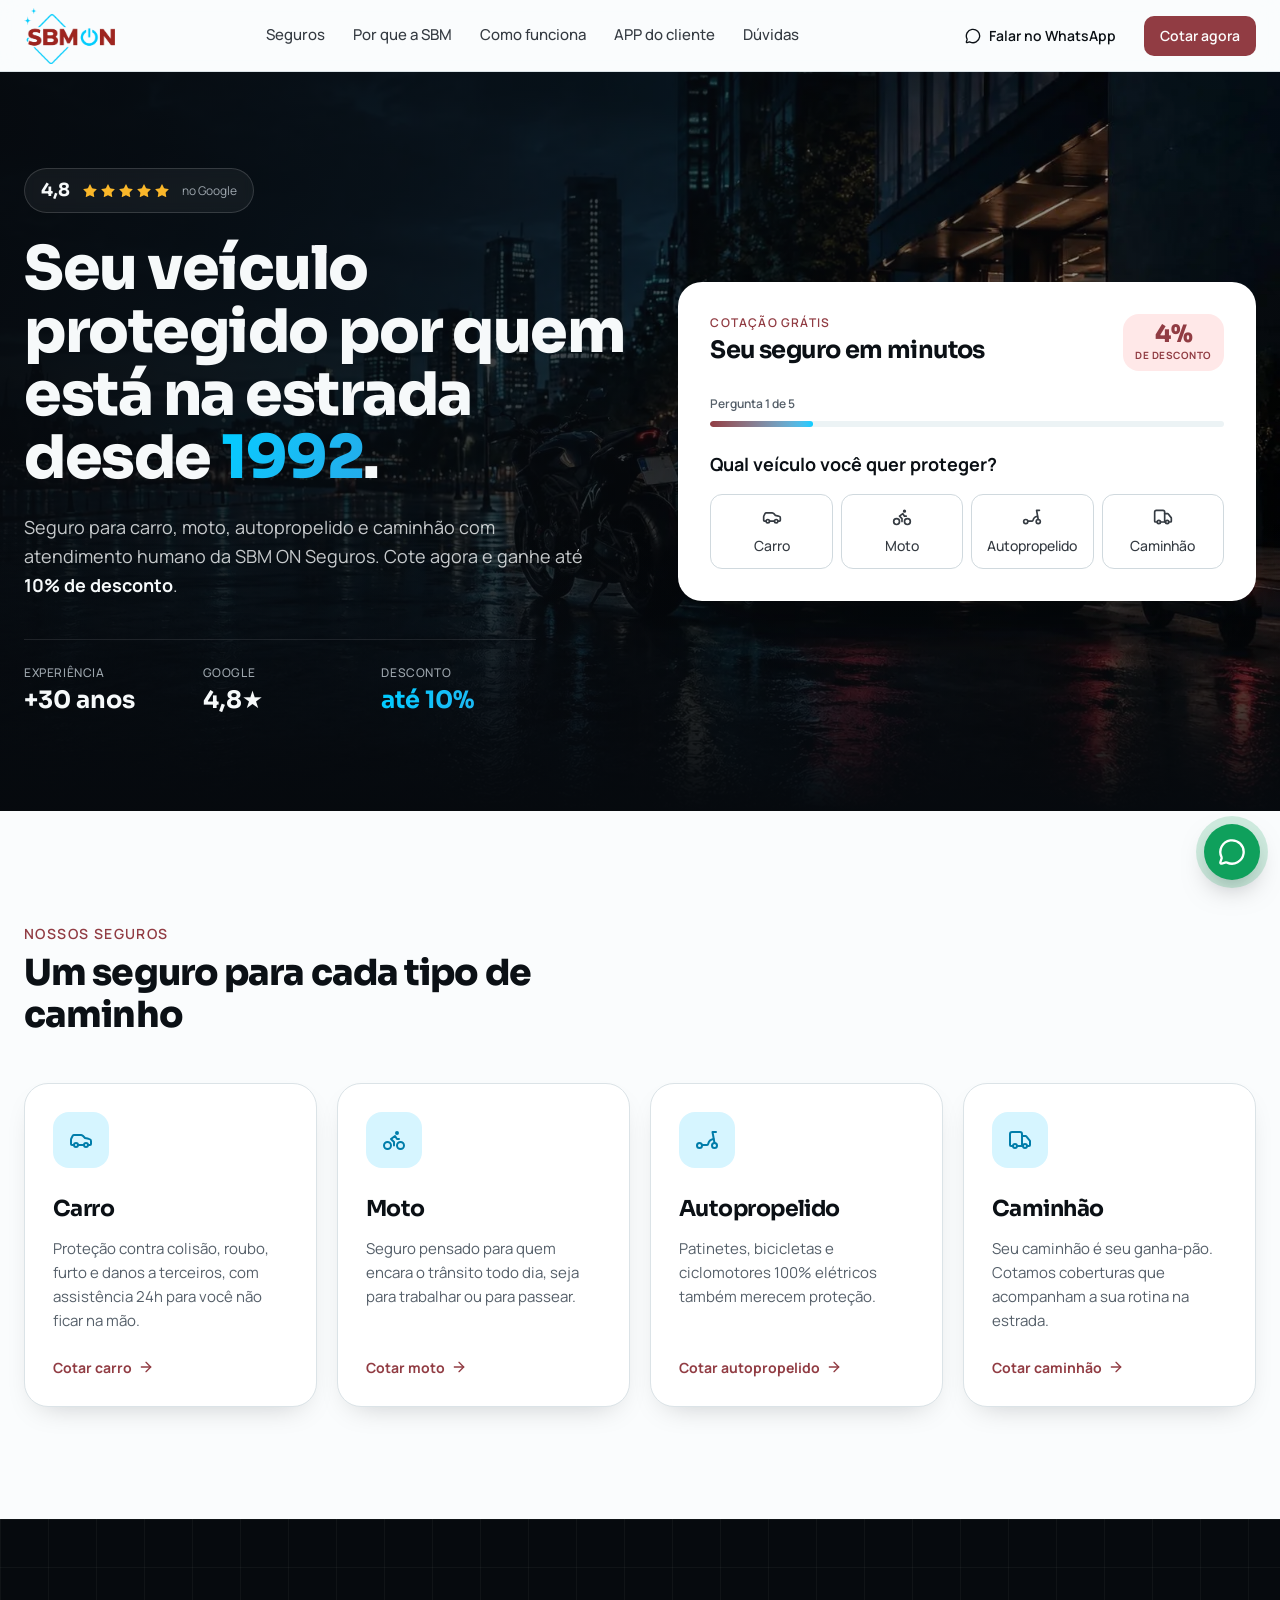
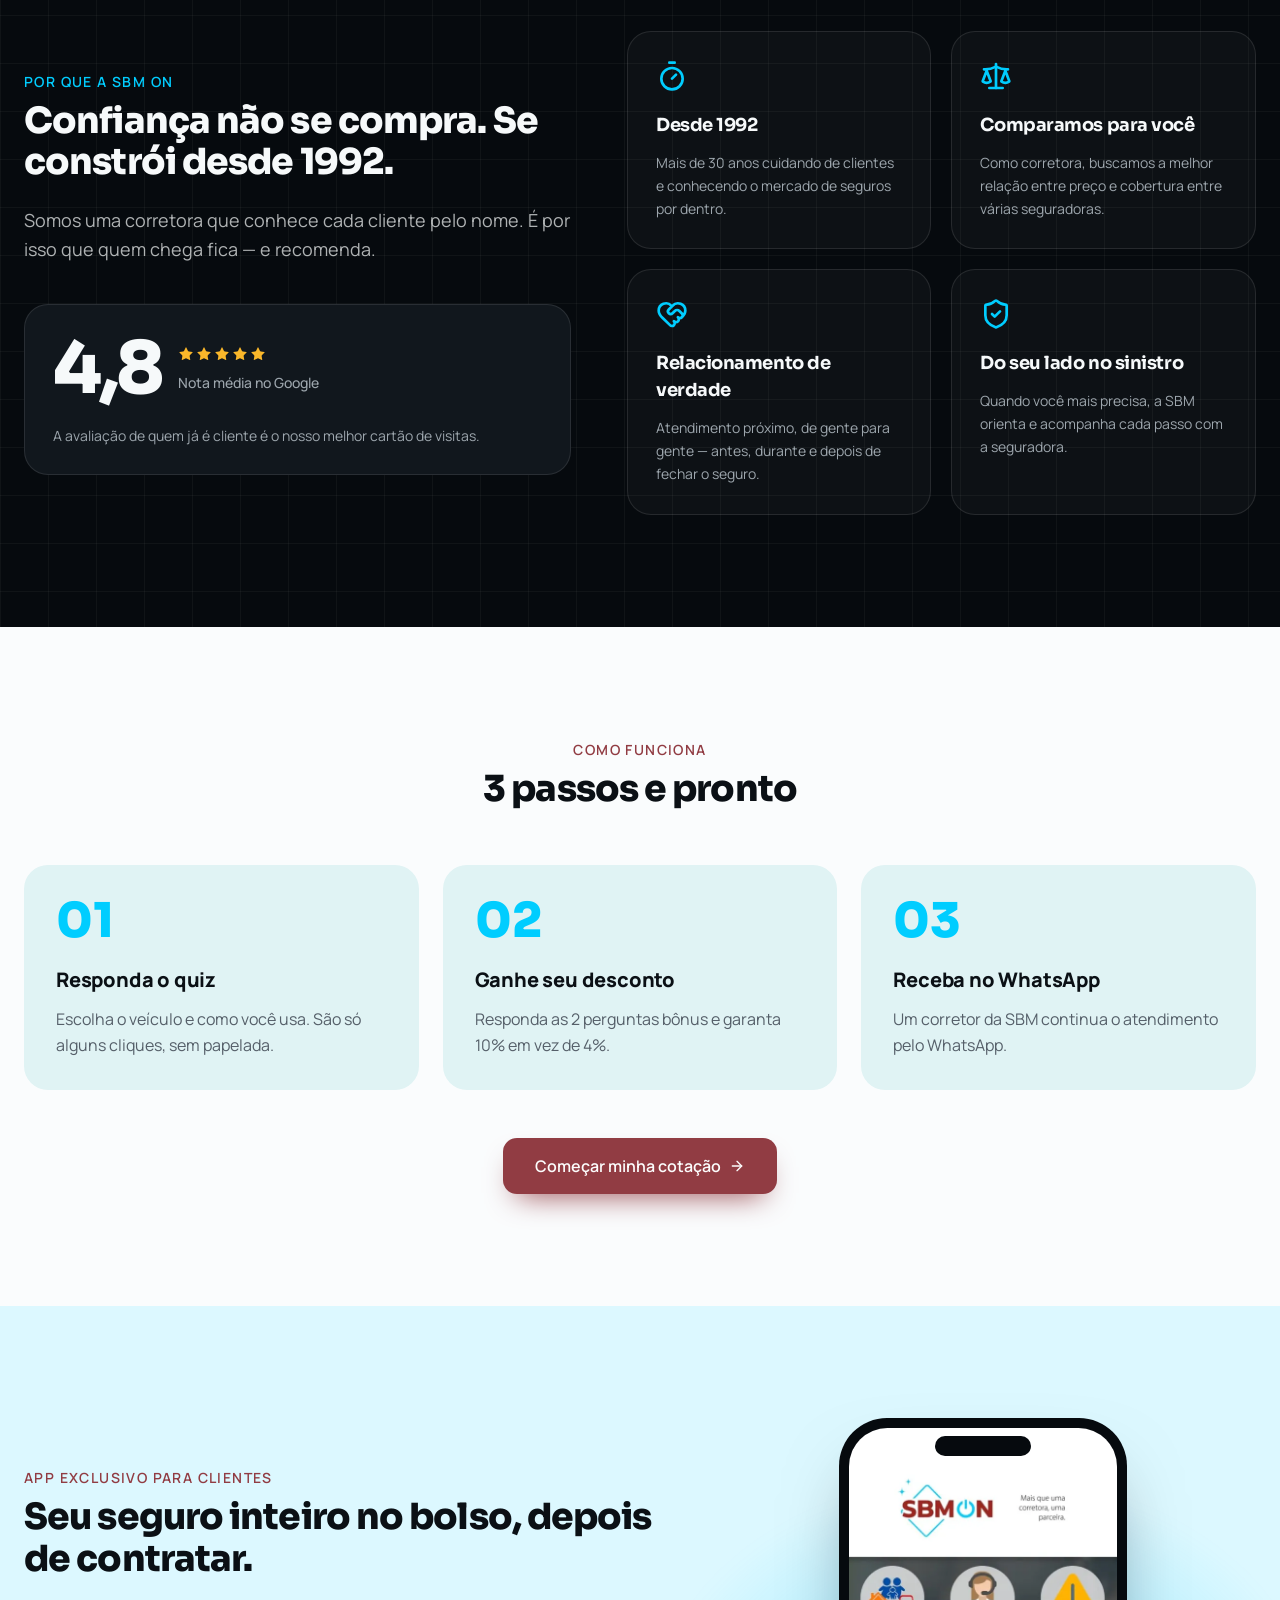
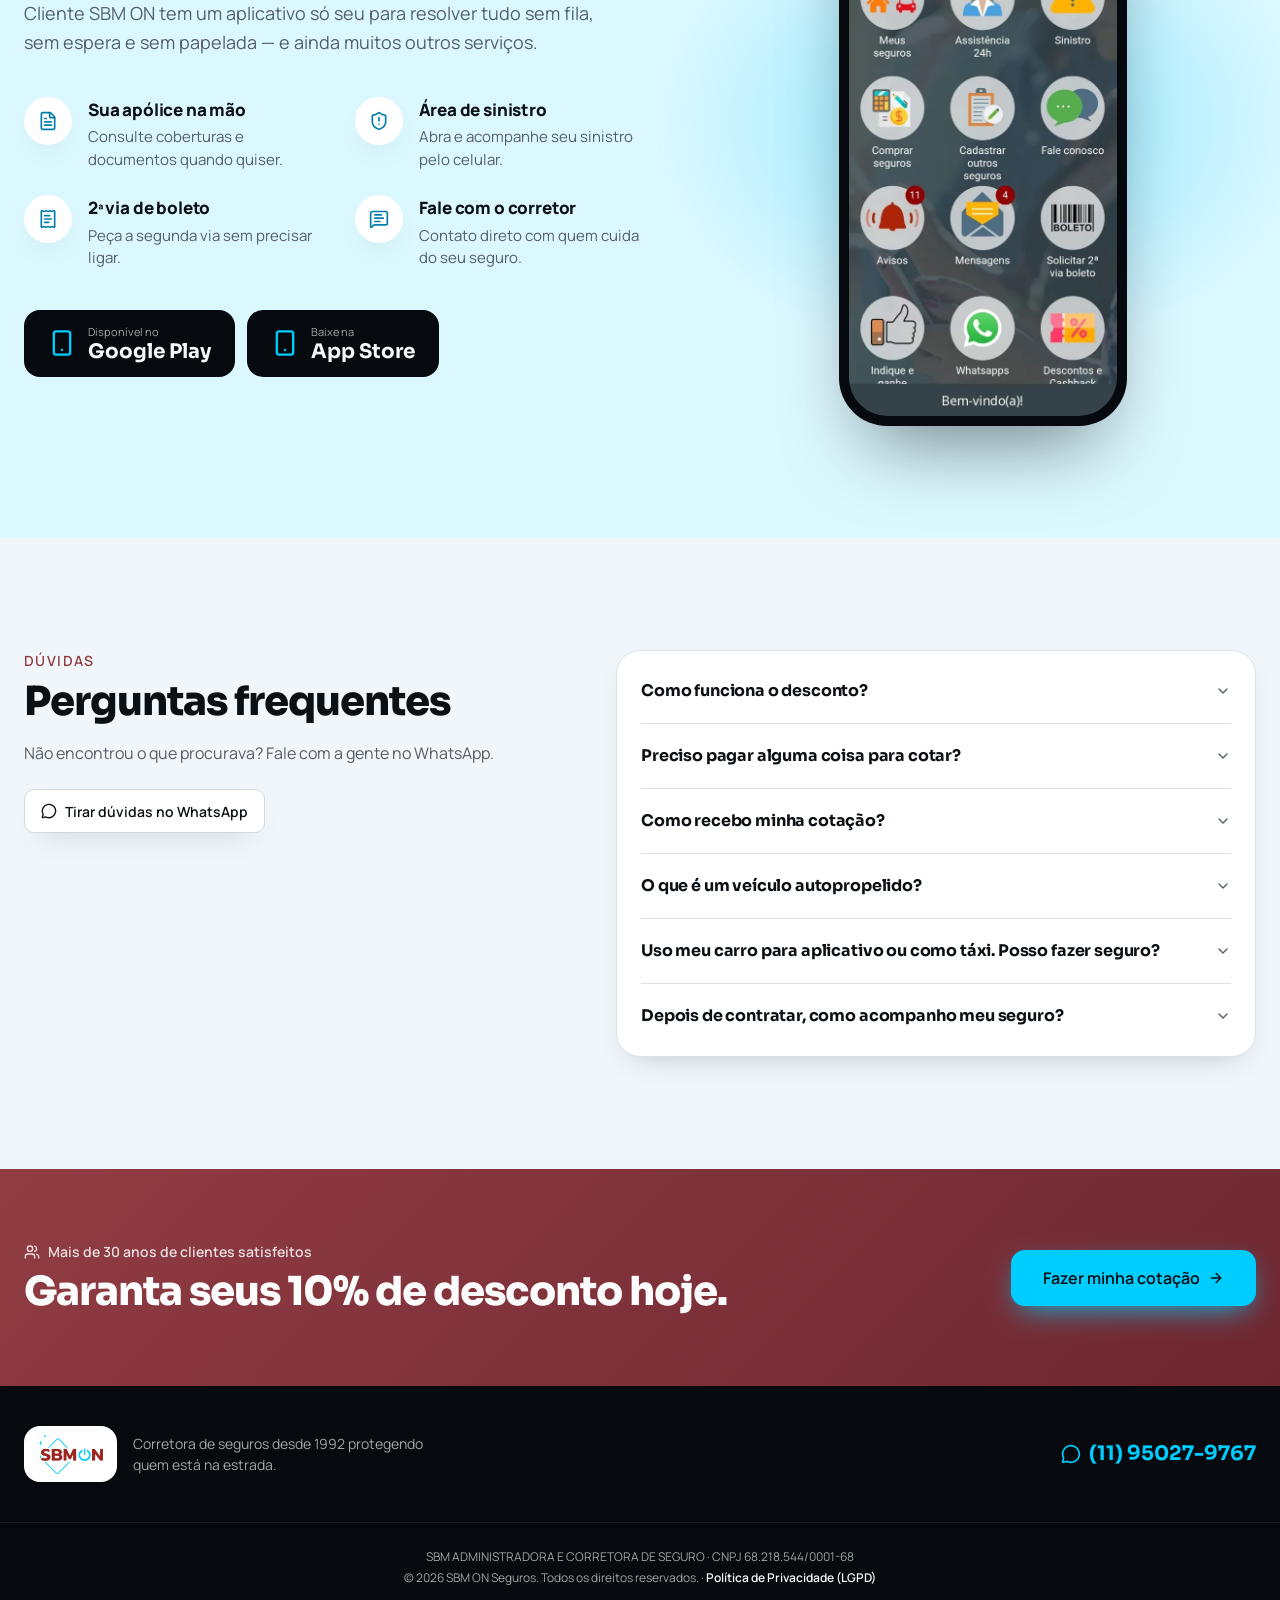
<file: index.html>
<!DOCTYPE html>
<html lang="pt-BR">
<head>
<meta charset="utf-8">
<meta name="viewport" content="width=device-width, initial-scale=1">
<title>SBM ON Seguros — Seguro para carro, moto, autopropelido e caminhão</title>
<meta name="description" content="Corretora no mercado desde 1992, com nota 4,8 no Google. Responda 4 perguntas rápidas, faça sua cotação de seguro em minutos e ganhe até 10% de desconto.">
<meta name="author" content="SBM ON Seguros">
<meta name="theme-color" content="#0b0f14">
<meta property="og:title" content="SBM ON Seguros — Seguro para carro, moto, autopropelido e caminhão">
<meta property="og:description" content="Corretora no mercado desde 1992, com nota 4,8 no Google. Cote em minutos e ganhe até 10% de desconto.">
<meta property="og:type" content="website">
<meta property="og:image" content="/assets/img/og.jpg">
<meta name="twitter:card" content="summary_large_image">
<link rel="icon" href="/favicon.png" type="image/png">
<link rel="preconnect" href="https://fonts.googleapis.com">
<link rel="preconnect" href="https://fonts.gstatic.com" crossorigin>
<link rel="stylesheet" href="https://fonts.googleapis.com/css2?family=Manrope:wght@400;500;600;700;800&family=Sora:wght@600;700;800&display=swap">
<link rel="preload" as="image" href="/assets/img/hero.webp" type="image/webp">
<link rel="stylesheet" href="/assets/styles.css">

<!-- Cadê o Lead: o lead é criado quando a pessoa marca "Li e concordo" no fim do quiz (ver assets/quiz.js) -->
<script src="https://cadeolead.com.br/tracker.js" data-key="pk_94406836b33f43488b00f37a39bd846c" data-consent="banner" async></script>
<!-- Fim Cadê o Lead -->

</head>
<body>

<svg width="0" height="0" style="position:absolute" aria-hidden="true">
  <symbol id="i-msg" viewBox="0 0 24 24"><path d="M2.992 16.342a2 2 0 0 1 .094 1.167l-1.065 3.29a1 1 0 0 0 1.236 1.168l3.413-.998a2 2 0 0 1 1.099.092 10 10 0 1 0-4.777-4.719"/></symbol>
  <symbol id="i-star" viewBox="0 0 24 24"><path d="M11.525 2.295a.53.53 0 0 1 .95 0l2.31 4.679a2.123 2.123 0 0 0 1.595 1.16l5.166.756a.53.53 0 0 1 .294.904l-3.736 3.638a2.123 2.123 0 0 0-.611 1.878l.882 5.14a.53.53 0 0 1-.771.56l-4.618-2.428a2.122 2.122 0 0 0-1.973 0L6.396 21.01a.53.53 0 0 1-.77-.56l.881-5.139a2.122 2.122 0 0 0-.611-1.879L2.16 9.795a.53.53 0 0 1 .294-.906l5.165-.755a2.122 2.122 0 0 0 1.597-1.16z"/></symbol>
  <symbol id="i-car" viewBox="0 0 24 24"><path d="M19 17h2c.6 0 1-.4 1-1v-3c0-.9-.7-1.7-1.5-1.9C18.7 10.6 16 10 16 10s-1.3-1.4-2.2-2.3c-.5-.4-1.1-.7-1.8-.7H5c-.6 0-1.1.4-1.4.9l-1.4 2.9A3.7 3.7 0 0 0 2 12v4c0 .6.4 1 1 1h2"/><circle cx="7" cy="17" r="2"/><path d="M9 17h6"/><circle cx="17" cy="17" r="2"/></symbol>
  <symbol id="i-bike" viewBox="0 0 24 24"><circle cx="18.5" cy="17.5" r="3.5"/><circle cx="5.5" cy="17.5" r="3.5"/><circle cx="15" cy="5" r="1"/><path d="M12 17.5V14l-3-3 4-3 2 3h2"/></symbol>
  <symbol id="i-scooter" viewBox="0 0 24 24"><path d="M21 4h-3.5l2 11.05"/><path d="M6.95 17h5.142c.523 0 .95-.406 1.063-.916a6.5 6.5 0 0 1 5.345-5.009"/><circle cx="19.5" cy="17.5" r="2.5"/><circle cx="4.5" cy="17.5" r="2.5"/></symbol>
  <symbol id="i-truck" viewBox="0 0 24 24"><path d="M14 18V6a2 2 0 0 0-2-2H4a2 2 0 0 0-2 2v11a1 1 0 0 0 1 1h2"/><path d="M15 18H9"/><path d="M19 18h2a1 1 0 0 0 1-1v-3.65a1 1 0 0 0-.22-.624l-3.48-4.35A1 1 0 0 0 17.52 8H14"/><circle cx="17" cy="18" r="2"/><circle cx="7" cy="18" r="2"/></symbol>
  <symbol id="i-percent" viewBox="0 0 24 24"><path d="M3.85 8.62a4 4 0 0 1 4.78-4.77 4 4 0 0 1 6.74 0 4 4 0 0 1 4.78 4.78 4 4 0 0 1 0 6.74 4 4 0 0 1-4.77 4.78 4 4 0 0 1-6.75 0 4 4 0 0 1-4.78-4.77 4 4 0 0 1 0-6.76Z"/><path d="m15 9-6 6"/><path d="M9 9h.01"/><path d="M15 15h.01"/></symbol>
  <symbol id="i-lock" viewBox="0 0 24 24"><rect width="18" height="11" x="3" y="11" rx="2" ry="2"/><path d="M7 11V7a5 5 0 0 1 10 0v4"/></symbol>
  <symbol id="i-arrow" viewBox="0 0 24 24"><path d="M5 12h14"/><path d="m12 5 7 7-7 7"/></symbol>
  <symbol id="i-timer" viewBox="0 0 24 24"><line x1="10" x2="14" y1="2" y2="2"/><line x1="12" x2="15" y1="14" y2="11"/><circle cx="12" cy="14" r="8"/></symbol>
  <symbol id="i-scale" viewBox="0 0 24 24"><path d="M12 3v18"/><path d="m19 8 3 8a5 5 0 0 1-6 0zV7"/><path d="M3 7h1a17 17 0 0 0 8-2 17 17 0 0 0 8 2h1"/><path d="m5 8 3 8a5 5 0 0 1-6 0zV7"/><path d="M7 21h10"/></symbol>
  <symbol id="i-heart" viewBox="0 0 24 24"><path d="M19.414 14.414C21 12.828 22 11.5 22 9.5a5.5 5.5 0 0 0-9.591-3.676.6.6 0 0 1-.818.001A5.5 5.5 0 0 0 2 9.5c0 2.3 1.5 4 3 5.5l5.535 5.362a2 2 0 0 0 2.879.052 2.12 2.12 0 0 0-.004-3 2.124 2.124 0 1 0 3-3 2.124 2.124 0 0 0 3.004 0 2 2 0 0 0 0-2.828l-1.881-1.882a2.41 2.41 0 0 0-3.409 0l-1.71 1.71a2 2 0 0 1-2.828 0 2 2 0 0 1 0-2.828l2.823-2.762"/></symbol>
  <symbol id="i-shield" viewBox="0 0 24 24"><path d="M20 13c0 5-3.5 7.5-7.66 8.95a1 1 0 0 1-.67-.01C7.5 20.5 4 18 4 13V6a1 1 0 0 1 1-1c2 0 4.5-1.2 6.24-2.72a1.17 1.17 0 0 1 1.52 0C14.51 3.81 17 5 19 5a1 1 0 0 1 1 1z"/><path d="m9 12 2 2 4-4"/></symbol>
  <symbol id="i-file" viewBox="0 0 24 24"><path d="M6 22a2 2 0 0 1-2-2V4a2 2 0 0 1 2-2h8a2.4 2.4 0 0 1 1.704.706l3.588 3.588A2.4 2.4 0 0 1 20 8v12a2 2 0 0 1-2 2z"/><path d="M14 2v5a1 1 0 0 0 1 1h5"/><path d="M10 9H8"/><path d="M16 13H8"/><path d="M16 17H8"/></symbol>
  <symbol id="i-alert" viewBox="0 0 24 24"><path d="M20 13c0 5-3.5 7.5-7.66 8.95a1 1 0 0 1-.67-.01C7.5 20.5 4 18 4 13V6a1 1 0 0 1 1-1c2 0 4.5-1.2 6.24-2.72a1.17 1.17 0 0 1 1.52 0C14.51 3.81 17 5 19 5a1 1 0 0 1 1 1z"/><path d="M12 8v4"/><path d="M12 16h.01"/></symbol>
  <symbol id="i-receipt" viewBox="0 0 24 24"><path d="M13 16H8"/><path d="M14 8H8"/><path d="M16 12H8"/><path d="M4 3a1 1 0 0 1 1-1 1.3 1.3 0 0 1 .7.2l.933.6a1.3 1.3 0 0 0 1.4 0l.934-.6a1.3 1.3 0 0 1 1.4 0l.933.6a1.3 1.3 0 0 0 1.4 0l.933-.6a1.3 1.3 0 0 1 1.4 0l.934.6a1.3 1.3 0 0 0 1.4 0l.933-.6A1.3 1.3 0 0 1 19 2a1 1 0 0 1 1 1v18a1 1 0 0 1-1 1 1.3 1.3 0 0 1-.7-.2l-.933-.6a1.3 1.3 0 0 0-1.4 0l-.934.6a1.3 1.3 0 0 1-1.4 0l-.933-.6a1.3 1.3 0 0 0-1.4 0l-.933.6a1.3 1.3 0 0 1-1.4 0l-.934-.6a1.3 1.3 0 0 0-1.4 0l-.933.6a1.3 1.3 0 0 1-.7.2 1 1 0 0 1-1-1z"/></symbol>
  <symbol id="i-chat" viewBox="0 0 24 24"><path d="M22 17a2 2 0 0 1-2 2H6.828a2 2 0 0 0-1.414.586l-2.202 2.202A.71.71 0 0 1 2 21.286V5a2 2 0 0 1 2-2h16a2 2 0 0 1 2 2z"/><path d="M7 11h10"/><path d="M7 15h6"/><path d="M7 7h8"/></symbol>
  <symbol id="i-phone" viewBox="0 0 24 24"><rect width="14" height="20" x="5" y="2" rx="2" ry="2"/><path d="M12 18h.01"/></symbol>
  <symbol id="i-chevron" viewBox="0 0 24 24"><path d="m6 9 6 6 6-6"/></symbol>
  <symbol id="i-users" viewBox="0 0 24 24"><path d="M16 21v-2a4 4 0 0 0-4-4H6a4 4 0 0 0-4 4v2"/><path d="M16 3.128a4 4 0 0 1 0 7.744"/><path d="M22 21v-2a4 4 0 0 0-3-3.87"/><circle cx="9" cy="7" r="4"/></symbol>
  <symbol id="i-check" viewBox="0 0 24 24"><path d="M20 6 9 17l-5-5"/></symbol>
</svg>

<header class="site-header">
  <div class="container">
    <a href="#topo" class="logo" aria-label="SBM ON Seguros — início">
      <picture><source srcset="/assets/img/logo.webp" type="image/webp"><img src="/assets/img/logo.png" alt="SBM ON Seguros" width="91" height="56"></picture>
    </a>
    <nav class="nav" aria-label="Principal">
      <a href="#seguros">Seguros</a>
      <a href="#por-que-sbm">Por que a SBM</a>
      <a href="#como-funciona">Como funciona</a>
      <a href="#app">APP do cliente</a>
      <a href="#duvidas">Dúvidas</a>
    </nav>
    <div class="header-actions">
      <a class="btn btn-ghost js-wa" href="https://wa.me/5511950279767" target="_blank" rel="noopener" data-wa-origin="header"><svg class="icon icon-sm"><use href="#i-msg"/></svg>Falar no WhatsApp</a>
      <a class="btn btn-wine" href="#cotacao">Cotar agora</a>
    </div>
  </div>
</header>

<main id="topo">

  <!-- HERO + QUIZ -->
  <section id="cotacao" class="hero">
    <picture class="hero-bg">
      <source srcset="/assets/img/hero.webp" type="image/webp">
      <img src="/assets/img/hero.jpg" alt="Carro, moto e patinete elétrico estacionados em rua da cidade à noite" width="1600" height="1008" fetchpriority="high">
    </picture>
    <div class="hero-overlay"></div>
    <div class="hero-fade"></div>

    <div class="container hero-grid">
      <div>
        <div class="rating-pill">
          <strong>4,8</strong>
          <span class="stars" aria-label="5 estrelas"><svg class="icon"><use href="#i-star"/></svg><svg class="icon"><use href="#i-star"/></svg><svg class="icon"><use href="#i-star"/></svg><svg class="icon"><use href="#i-star"/></svg><svg class="icon"><use href="#i-star"/></svg></span>
          <small>no Google</small>
        </div>
        <h1>Seu veículo protegido por quem está na estrada desde <span class="text-brand">1992</span>.</h1>
        <p class="hero-sub">Seguro para carro, moto, autopropelido e caminhão com atendimento humano da SBM ON Seguros. Cote agora e ganhe até <strong>10% de desconto</strong>.</p>
        <dl class="hero-stats">
          <div><dt>Experiência</dt><dd>+30 anos</dd></div>
          <div><dt>Google</dt><dd>4,8★</dd></div>
          <div><dt>Desconto</dt><dd class="text-brand">até 10%</dd></div>
        </dl>
      </div>

      <!-- QUIZ -->
      <div class="quiz-card" id="quiz">
        <div class="quiz-head">
          <div>
            <p class="eyebrow eyebrow-xs">Cotação grátis</p>
            <h2>Seu seguro em minutos</h2>
          </div>
          <div class="discount-badge" id="badge" aria-live="polite">
            <strong><span id="badgeValue">4</span>%</strong>
            <span>de desconto</span>
          </div>
        </div>

        <div class="quiz-progress" id="progress">
          <div class="quiz-progress-top">
            <button type="button" class="quiz-back" id="back" hidden><svg class="icon"><use href="#i-arrow"/></svg>Voltar</button>
            <span id="stepLabel">Pergunta 1 de 5</span>
          </div>
          <div class="bar" aria-hidden="true"><span id="progressBar"></span></div>
        </div>

        <form class="quiz-steps" id="quizForm" name="cotacao" method="POST" action="/" data-netlify="true" netlify-honeypot="bot-field" novalidate>
          <input type="hidden" name="form-name" value="cotacao">
          <p class="sr-only"><label>Não preencha: <input name="bot-field" tabindex="-1" autocomplete="off"></label></p>
          <input type="hidden" name="veiculo" id="f_veiculo">
          <input type="hidden" name="uso" id="f_uso">
          <input type="hidden" name="plano_saude" id="f_plano_saude">
          <input type="hidden" name="seguro_vida" id="f_seguro_vida">
          <input type="hidden" name="desconto" id="f_desconto" value="4%">
          <input type="hidden" name="utm_source"><input type="hidden" name="utm_medium"><input type="hidden" name="utm_campaign"><input type="hidden" name="utm_content"><input type="hidden" name="utm_term">
          <input type="hidden" name="gclid"><input type="hidden" name="fbclid">
          <input type="hidden" name="pagina">

          <!-- 1 -->
          <fieldset class="step is-active" data-step="veiculo">
            <legend class="step-title">Qual veículo você quer proteger?</legend>
            <div class="options options-4">
              <button type="button" class="option option-tile" data-value="Carro" aria-pressed="false"><svg class="icon"><use href="#i-car"/></svg>Carro</button>
              <button type="button" class="option option-tile" data-value="Moto" aria-pressed="false"><svg class="icon"><use href="#i-bike"/></svg>Moto</button>
              <button type="button" class="option option-tile" data-value="Autopropelido" aria-pressed="false"><svg class="icon"><use href="#i-scooter"/></svg>Autopropelido</button>
              <button type="button" class="option option-tile" data-value="Caminhão" aria-pressed="false"><svg class="icon"><use href="#i-truck"/></svg>Caminhão</button>
            </div>
          </fieldset>

          <!-- 2 -->
          <fieldset class="step" data-step="uso">
            <legend class="step-title">Como o veículo é utilizado?</legend>
            <p class="step-hint">Assim a gente já busca as coberturas certas para a sua rotina.</p>
            <div class="options options-4">
              <button type="button" class="option" data-value="APP" aria-pressed="false">APP</button>
              <button type="button" class="option" data-value="Particular" aria-pressed="false">Particular</button>
              <button type="button" class="option" data-value="Comercial" aria-pressed="false">Comercial</button>
              <button type="button" class="option" data-value="Táxi" aria-pressed="false">Táxi</button>
            </div>
          </fieldset>

          <!-- 3 -->
          <fieldset class="step" data-step="plano_saude">
            <legend class="sr-only">Pergunta bônus 1</legend>
            <div class="bonus">
              <p class="bonus-title"><svg class="icon"><use href="#i-percent"/></svg>Pergunta bônus: responda e suba seu desconto</p>
              <p class="bonus-q">Você tem plano de saúde?</p>
              <div class="options">
                <button type="button" class="option" data-value="Sim" aria-pressed="false">Sim</button>
                <button type="button" class="option" data-value="Não" aria-pressed="false">Não</button>
              </div>
              <div class="meter"><div class="bar"><span class="js-meter"></span></div><p class="js-meter-text"></p></div>
            </div>
            <button type="button" class="skip js-skip">Pular e ficar com <span class="js-cur">4</span>%</button>
          </fieldset>

          <!-- 4 -->
          <fieldset class="step" data-step="seguro_vida">
            <legend class="sr-only">Pergunta bônus 2</legend>
            <div class="bonus">
              <p class="bonus-title"><svg class="icon"><use href="#i-percent"/></svg>Última pergunta bônus</p>
              <p class="bonus-q">Você tem seguro de vida?</p>
              <div class="options">
                <button type="button" class="option" data-value="Sim" aria-pressed="false">Sim</button>
                <button type="button" class="option" data-value="Não" aria-pressed="false">Não</button>
              </div>
              <div class="meter"><div class="bar"><span class="js-meter"></span></div><p class="js-meter-text"></p></div>
            </div>
            <button type="button" class="skip js-skip">Pular e ficar com <span class="js-cur">4</span>%</button>
          </fieldset>

          <!-- 5 -->
          <fieldset class="step" data-step="contato">
            <legend class="step-title">Para onde enviamos sua cotação?</legend>
            <p class="step-hint">Um corretor da SBM continua o atendimento pelo WhatsApp.</p>
            <div class="summary" id="summary"></div>
            <div class="field">
              <label for="nome">Seu nome</label>
              <input id="nome" name="nome" type="text" autocomplete="name" placeholder="Como podemos te chamar?" required>
              <p class="field-error" id="nomeErr"></p>
            </div>
            <div class="fields-2">
              <div class="field">
                <label for="telefone">WhatsApp / celular</label>
                <input id="telefone" name="telefone" type="tel" inputmode="numeric" autocomplete="tel-national" placeholder="(11) 91234-5678" required>
                <p class="field-error" id="telefoneErr"></p>
              </div>
              <div class="field">
                <label for="email">E-mail <span class="opt">(opcional)</span></label>
                <input id="email" name="email" type="email" inputmode="email" autocomplete="email" placeholder="seuemail@exemplo.com">
                <p class="field-error" id="emailErr"></p>
              </div>
            </div>
            <label class="consent">
              <input type="checkbox" name="consentimento" id="consent" value="sim">
              <span>Li e concordo com a <a href="/privacidade/" target="_blank">Política de Privacidade</a> e autorizo a SBM ON Seguros a usar meus dados para fazer a cotação e entrar em contato comigo, conforme a LGPD (Lei nº 13.709/2018).</span>
            </label>
            <button type="submit" class="btn btn-primary btn-lg btn-block submit" id="submitBtn"><span>Quero meus <span class="js-cur">4</span>% de desconto</span></button>
            <p class="form-error" id="formErr" role="alert"></p>
            <p class="secure"><svg class="icon"><use href="#i-lock"/></svg>Seus dados são protegidos conforme a LGPD.</p>
          </fieldset>

          <!-- 6 -->
          <div class="step" data-step="done" tabindex="-1">
            <div class="done">
              <div class="done-icon"><svg class="icon"><use href="#i-check"/></svg></div>
              <h3 id="doneTitle">Pronto! Seus <span class="js-cur">4</span>% estão garantidos.</h3>
              <p>Abrimos o WhatsApp com seus dados prontos. É só enviar a mensagem que um corretor da SBM ON continua o atendimento.</p>
              <a class="btn btn-whats btn-lg" id="doneWa" href="https://wa.me/5511950279767" target="_blank" rel="noopener"><svg class="icon"><use href="#i-msg"/></svg>Abrir WhatsApp</a>
            </div>
          </div>
        </form>
      </div>
    </div>
  </section>

  <!-- SEGUROS -->
  <section id="seguros" class="section">
    <div class="container">
      <div class="reveal">
        <p class="eyebrow">Nossos seguros</p>
        <h2 class="section-title" style="max-width:40rem">Um seguro para cada tipo de caminho</h2>
      </div>
      <div class="cards-4">
        <article class="product reveal">
          <div class="icon-box"><svg class="icon icon-lg"><use href="#i-car"/></svg></div>
          <h3>Carro</h3>
          <p>Proteção contra colisão, roubo, furto e danos a terceiros, com assistência 24h para você não ficar na mão.</p>
          <a class="product-link js-prefill" href="#cotacao" data-veiculo="Carro">Cotar carro<svg class="icon"><use href="#i-arrow"/></svg></a>
        </article>
        <article class="product reveal">
          <div class="icon-box"><svg class="icon icon-lg"><use href="#i-bike"/></svg></div>
          <h3>Moto</h3>
          <p>Seguro pensado para quem encara o trânsito todo dia, seja para trabalhar ou para passear.</p>
          <a class="product-link js-prefill" href="#cotacao" data-veiculo="Moto">Cotar moto<svg class="icon"><use href="#i-arrow"/></svg></a>
        </article>
        <article class="product reveal">
          <div class="icon-box"><svg class="icon icon-lg"><use href="#i-scooter"/></svg></div>
          <h3>Autopropelido</h3>
          <p>Patinetes, bicicletas e ciclomotores 100% elétricos também merecem proteção.</p>
          <a class="product-link js-prefill" href="#cotacao" data-veiculo="Autopropelido">Cotar autopropelido<svg class="icon"><use href="#i-arrow"/></svg></a>
        </article>
        <article class="product reveal">
          <div class="icon-box"><svg class="icon icon-lg"><use href="#i-truck"/></svg></div>
          <h3>Caminhão</h3>
          <p>Seu caminhão é seu ganha-pão. Cotamos coberturas que acompanham a sua rotina na estrada.</p>
          <a class="product-link js-prefill" href="#cotacao" data-veiculo="Caminhão">Cotar caminhão<svg class="icon"><use href="#i-arrow"/></svg></a>
        </article>
      </div>
    </div>
  </section>

  <!-- POR QUE -->
  <section id="por-que-sbm" class="section dark">
    <div class="grid-ink"></div>
    <div class="container why">
      <div class="reveal">
        <p class="eyebrow eyebrow-primary">Por que a SBM ON</p>
        <h2 class="section-title">Confiança não se compra. Se constrói desde 1992.</h2>
        <p class="why-lead">Somos uma corretora que conhece cada cliente pelo nome. É por isso que quem chega fica — e recomenda.</p>
        <div class="score">
          <div class="score-top">
            <span class="score-num">4,8</span>
            <div>
              <span class="stars"><svg class="icon"><use href="#i-star"/></svg><svg class="icon"><use href="#i-star"/></svg><svg class="icon"><use href="#i-star"/></svg><svg class="icon"><use href="#i-star"/></svg><svg class="icon"><use href="#i-star"/></svg></span>
              <small>Nota média no Google</small>
            </div>
          </div>
          <p>A avaliação de quem já é cliente é o nosso melhor cartão de visitas.</p>
        </div>
      </div>
      <div class="features">
        <div class="feature reveal"><svg class="icon"><use href="#i-timer"/></svg><h3>Desde 1992</h3><p>Mais de 30 anos cuidando de clientes e conhecendo o mercado de seguros por dentro.</p></div>
        <div class="feature reveal"><svg class="icon"><use href="#i-scale"/></svg><h3>Comparamos para você</h3><p>Como corretora, buscamos a melhor relação entre preço e cobertura entre várias seguradoras.</p></div>
        <div class="feature reveal"><svg class="icon"><use href="#i-heart"/></svg><h3>Relacionamento de verdade</h3><p>Atendimento próximo, de gente para gente — antes, durante e depois de fechar o seguro.</p></div>
        <div class="feature reveal"><svg class="icon"><use href="#i-shield"/></svg><h3>Do seu lado no sinistro</h3><p>Quando você mais precisa, a SBM orienta e acompanha cada passo com a seguradora.</p></div>
      </div>
    </div>
  </section>

  <!-- COMO FUNCIONA -->
  <section id="como-funciona" class="section center">
    <div class="container">
      <div class="reveal">
        <p class="eyebrow">Como funciona</p>
        <h2 class="section-title">3 passos e pronto</h2>
      </div>
      <div class="steps-3">
        <div class="how reveal"><div class="how-num">01</div><h3>Responda o quiz</h3><p>Escolha o veículo e como você usa. São só alguns cliques, sem papelada.</p></div>
        <div class="how reveal"><div class="how-num">02</div><h3>Ganhe seu desconto</h3><p>Responda as 2 perguntas bônus e garanta 10% em vez de 4%.</p></div>
        <div class="how reveal"><div class="how-num">03</div><h3>Receba no WhatsApp</h3><p>Um corretor da SBM continua o atendimento pelo WhatsApp.</p></div>
      </div>
      <a class="btn btn-wine btn-lg how-cta" href="#cotacao">Começar minha cotação<svg class="icon icon-sm"><use href="#i-arrow"/></svg></a>
    </div>
  </section>

  <!-- APP -->
  <section id="app" class="section app-sec">
    <div class="container app-grid">
      <div class="reveal">
        <p class="eyebrow">APP exclusivo para clientes</p>
        <h2 class="section-title">Seu seguro inteiro no bolso, depois de contratar.</h2>
        <p class="app-lead">Cliente SBM ON tem um aplicativo só seu para resolver tudo sem fila, sem espera e sem papelada — e ainda muitos outros serviços.</p>
        <ul class="app-list">
          <li><div class="icon-box"><svg class="icon"><use href="#i-file"/></svg></div><div><h3>Sua apólice na mão</h3><p>Consulte coberturas e documentos quando quiser.</p></div></li>
          <li><div class="icon-box"><svg class="icon"><use href="#i-alert"/></svg></div><div><h3>Área de sinistro</h3><p>Abra e acompanhe seu sinistro pelo celular.</p></div></li>
          <li><div class="icon-box"><svg class="icon"><use href="#i-receipt"/></svg></div><div><h3>2ª via de boleto</h3><p>Peça a segunda via sem precisar ligar.</p></div></li>
          <li><div class="icon-box"><svg class="icon"><use href="#i-chat"/></svg></div><div><h3>Fale com o corretor</h3><p>Contato direto com quem cuida do seu seguro.</p></div></li>
        </ul>
        <div class="stores">
          <a class="store" href="https://play.google.com/store/apps/details?id=br.com.iconeseg.segpartners" target="_blank" rel="noopener"><svg class="icon"><use href="#i-phone"/></svg><span><small>Disponível no</small><strong>Google Play</strong></span></a>
          <a class="store" href="https://apps.apple.com/us/app/meuseg/id6748157120" target="_blank" rel="noopener"><svg class="icon"><use href="#i-phone"/></svg><span><small>Baixe na</small><strong>App Store</strong></span></a>
        </div>
      </div>
      <div class="phone-wrap reveal">
        <div class="phone-glow"></div>
        <div class="phone">
          <picture><source srcset="/assets/img/app.webp" type="image/webp"><img src="/assets/img/app.jpg" alt="Tela inicial do APP SBM ON com Meus seguros, Assistência 24h, Sinistro, 2ª via de boleto e WhatsApp" width="600" height="1210" loading="lazy"></picture>
        </div>
      </div>
    </div>
  </section>

  <!-- FAQ -->
  <section id="duvidas" class="section faq-sec">
    <div class="container faq-grid">
      <div class="reveal">
        <p class="eyebrow">Dúvidas</p>
        <h2 class="section-title" style="font-size:clamp(2rem,4vw,2.5rem)">Perguntas frequentes</h2>
        <p class="faq-sub">Não encontrou o que procurava? Fale com a gente no WhatsApp.</p>
        <a class="btn btn-outline js-wa" href="https://wa.me/5511950279767" target="_blank" rel="noopener" data-wa-origin="faq"><svg class="icon icon-sm"><use href="#i-msg"/></svg>Tirar dúvidas no WhatsApp</a>
      </div>
      <div class="faq reveal">
        <details name="faq"><summary>Como funciona o desconto?<svg class="icon"><use href="#i-chevron"/></svg></summary><p>Ao responder o quiz você já garante 4% de desconto. Se responder também as 2 perguntas bônus (plano de saúde e seguro de vida), o desconto sobe para 10%.</p></details>
        <details name="faq"><summary>Preciso pagar alguma coisa para cotar?<svg class="icon"><use href="#i-chevron"/></svg></summary><p>Não. A cotação é gratuita e sem compromisso.</p></details>
        <details name="faq"><summary>Como recebo minha cotação?<svg class="icon"><use href="#i-chevron"/></svg></summary><p>Ao finalizar o quiz, o WhatsApp abre com seus dados prontos. É só enviar a mensagem e um corretor da SBM ON Seguros continua o atendimento por lá.</p></details>
        <details name="faq"><summary>O que é um veículo autopropelido?<svg class="icon"><use href="#i-chevron"/></svg></summary><p>São veículos leves movidos apenas a motor elétrico (sem combustão), como patinetes elétricos, bicicletas elétricas e ciclomotores elétricos.</p></details>
        <details name="faq"><summary>Uso meu carro para aplicativo ou como táxi. Posso fazer seguro?<svg class="icon"><use href="#i-chevron"/></svg></summary><p>Sim. Basta escolher a opção APP ou Táxi em “Como o veículo é utilizado?” para cotarmos coberturas adequadas ao seu trabalho.</p></details>
        <details name="faq"><summary>Depois de contratar, como acompanho meu seguro?<svg class="icon"><use href="#i-chevron"/></svg></summary><p>Pelo APP exclusivo para clientes SBM ON: lá você consulta sua apólice, abre e acompanha sinistros, pede a segunda via do boleto e fala direto com o seu corretor.</p></details>
      </div>
    </div>
  </section>

  <!-- CTA -->
  <section class="cta">
    <div class="container">
      <div>
        <p class="cta-kicker"><svg class="icon icon-sm"><use href="#i-users"/></svg>Mais de 30 anos de clientes satisfeitos</p>
        <h2>Garanta seus 10% de desconto hoje.</h2>
      </div>
      <a class="btn btn-primary btn-lg" href="#cotacao">Fazer minha cotação<svg class="icon icon-sm"><use href="#i-arrow"/></svg></a>
    </div>
  </section>
</main>

<footer class="footer">
  <div class="container footer-top">
    <div class="footer-brand">
      <div class="footer-logo"><picture><source srcset="/assets/img/logo.webp" type="image/webp"><img src="/assets/img/logo.png" alt="SBM ON Seguros" width="65" height="40" loading="lazy"></picture></div>
      <p>Corretora de seguros desde 1992 protegendo quem está na estrada.</p>
    </div>
    <a class="footer-phone js-wa" href="https://wa.me/5511950279767" target="_blank" rel="noopener" data-wa-origin="footer"><svg class="icon"><use href="#i-msg"/></svg>(11) 95027-9767</a>
  </div>
  <div class="footer-bottom">
    <div class="container">
      SBM ADMINISTRADORA E CORRETORA DE SEGURO · CNPJ 68.218.544/0001-68<br>
      © <span id="year">2026</span> SBM ON Seguros. Todos os direitos reservados. · <a href="/privacidade/">Política de Privacidade (LGPD)</a>
    </div>
  </div>
</footer>

<a class="fab js-wa" href="https://wa.me/5511950279767" target="_blank" rel="noopener" aria-label="Falar no WhatsApp" data-wa-origin="flutuante"><svg class="icon"><use href="#i-msg"/></svg></a>

<script src="/assets/quiz.js" defer></script>
</body>
</html>
</file>
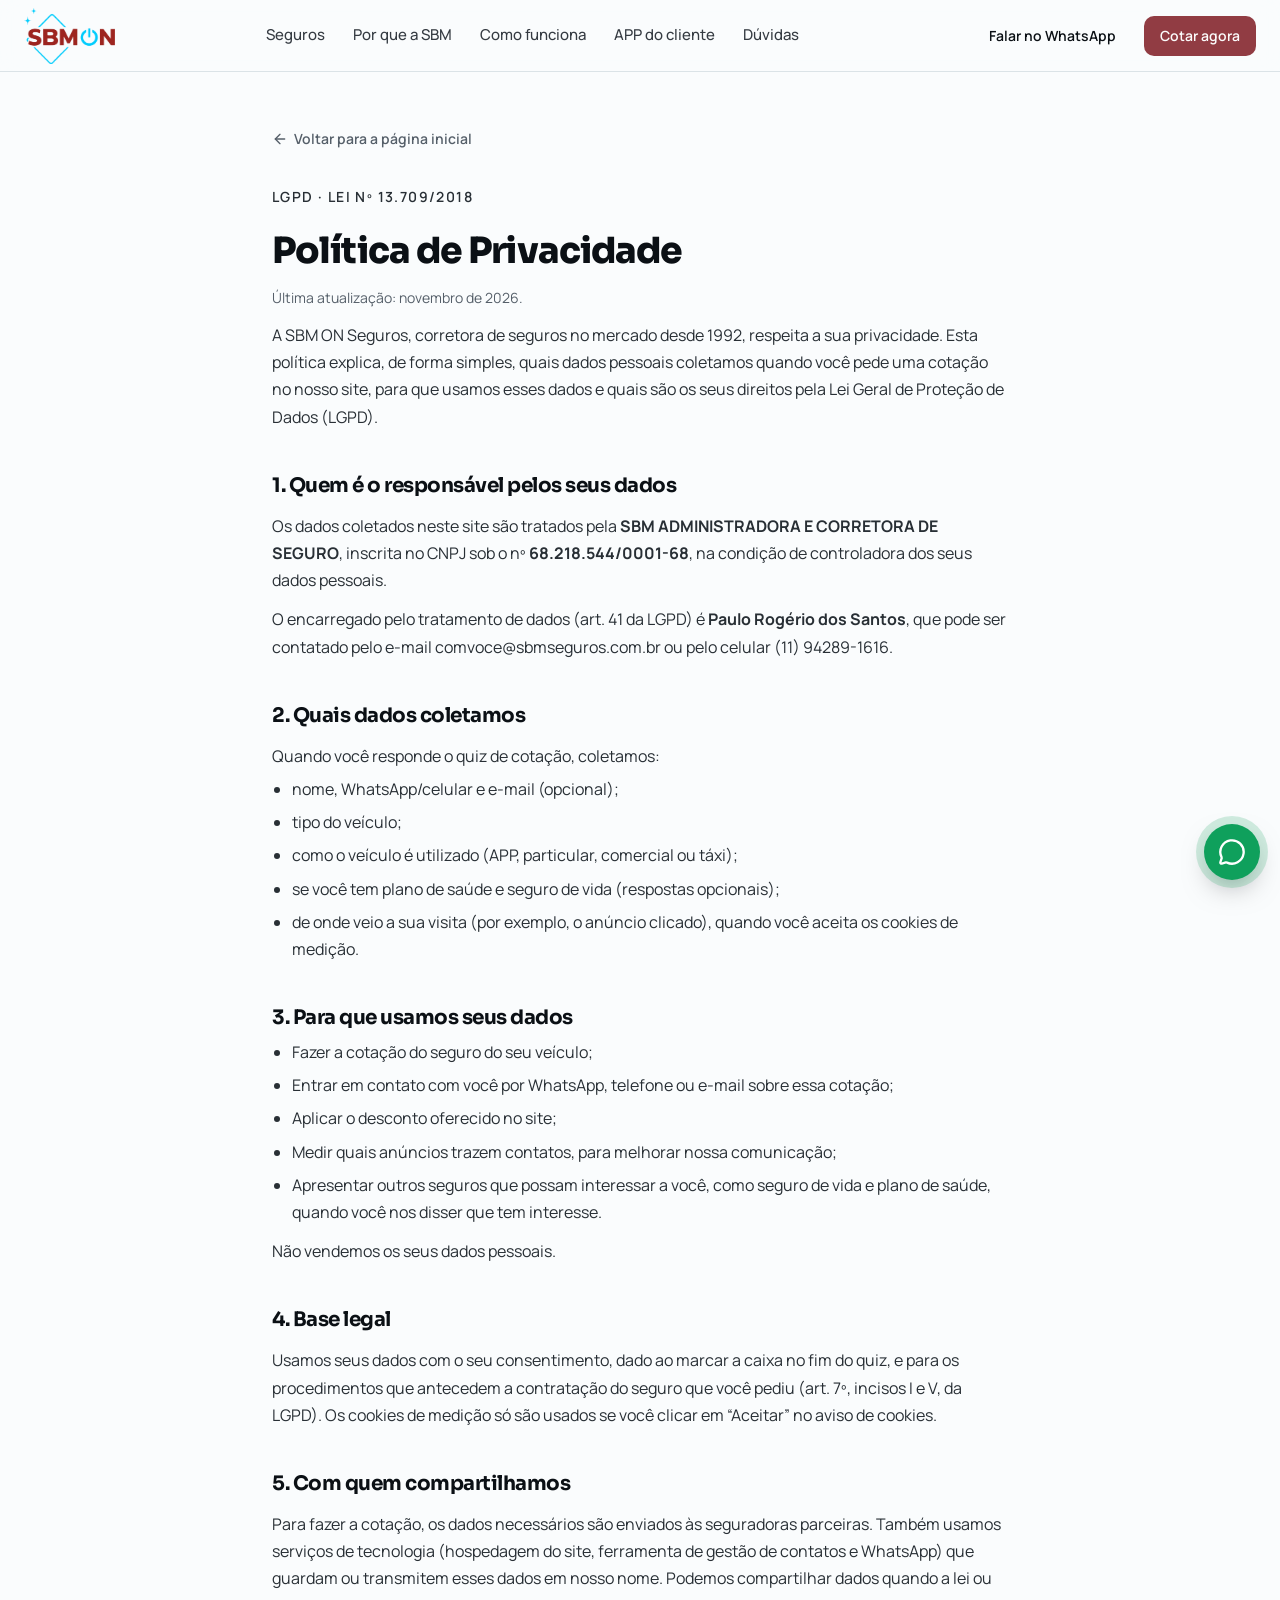
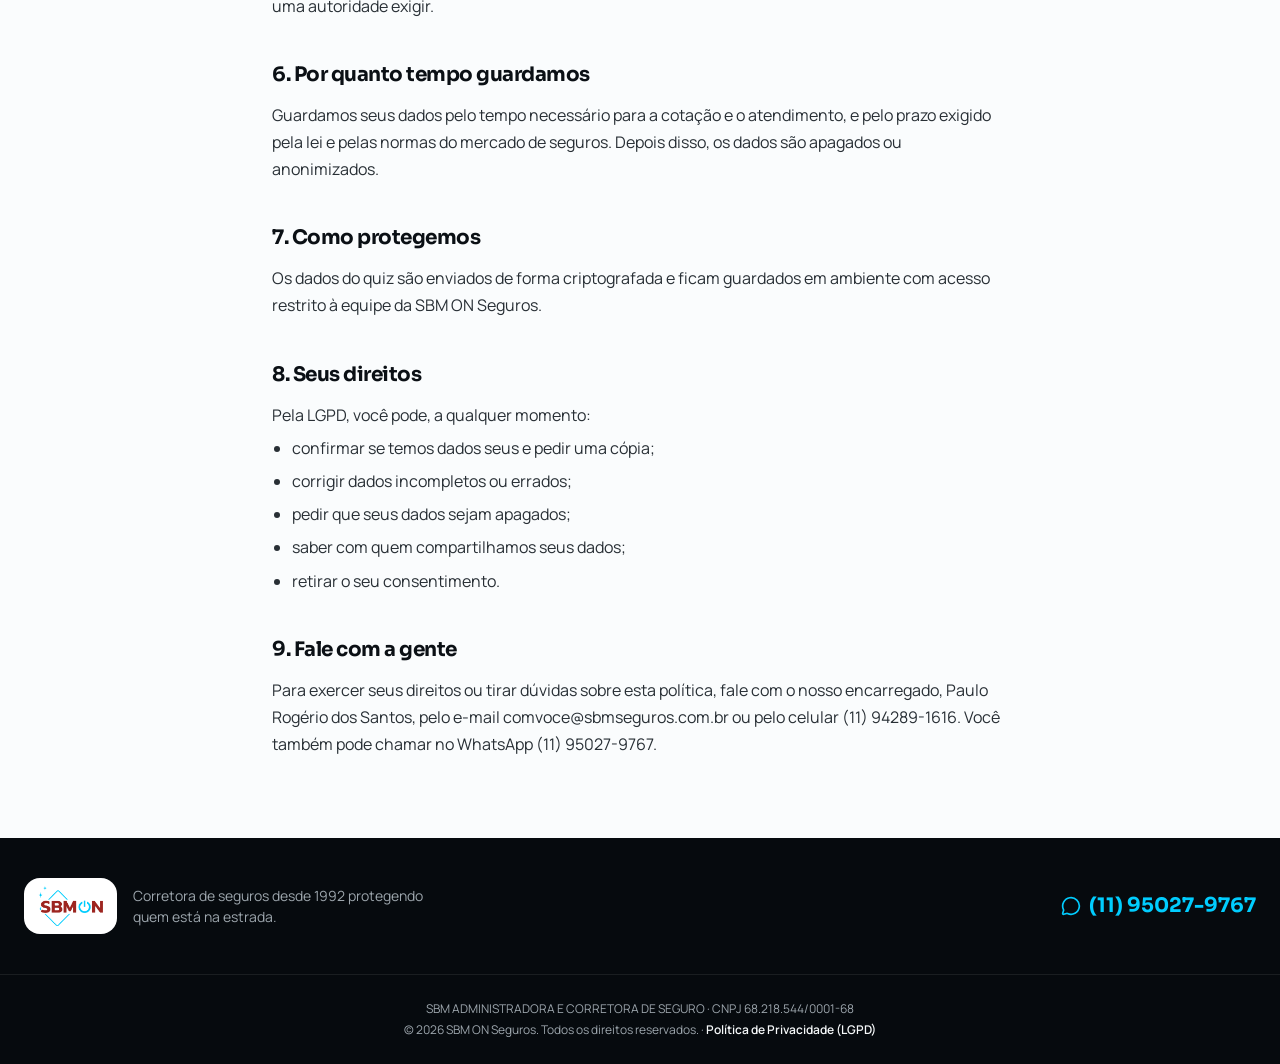
<file: privacidade/index.html>
<!DOCTYPE html>
<html lang="pt-BR">
<head>
<meta charset="utf-8">
<meta name="viewport" content="width=device-width, initial-scale=1">
<title>Política de Privacidade (LGPD) — SBM ON Seguros</title>
<meta name="description" content="Como a SBM ON Seguros trata os seus dados pessoais, conforme a LGPD (Lei nº 13.709/2018).">
<meta name="author" content="SBM ON Seguros">
<meta name="theme-color" content="#0b0f14">
<meta property="og:title" content="SBM ON Seguros — Seguro para carro, moto, autopropelido e caminhão">
<meta property="og:description" content="Corretora no mercado desde 1992, com nota 4,8 no Google. Cote em minutos e ganhe até 10% de desconto.">
<meta property="og:type" content="website">
<meta property="og:image" content="/assets/img/og.jpg">
<meta name="twitter:card" content="summary_large_image">
<link rel="icon" href="/favicon.png" type="image/png">
<link rel="preconnect" href="https://fonts.googleapis.com">
<link rel="preconnect" href="https://fonts.gstatic.com" crossorigin>
<link rel="stylesheet" href="https://fonts.googleapis.com/css2?family=Manrope:wght@400;500;600;700;800&family=Sora:wght@600;700;800&display=swap">
<link rel="stylesheet" href="/assets/styles.css">

<!-- Cadê o Lead: o lead é criado quando a pessoa marca "Li e concordo" no fim do quiz (ver assets/quiz.js) -->
<script src="https://cadeolead.com.br/tracker.js" data-key="pk_94406836b33f43488b00f37a39bd846c" data-consent="banner" async></script>
<!-- Fim Cadê o Lead -->

</head>
<body>

<svg width="0" height="0" style="position:absolute" aria-hidden="true">
  <symbol id="i-msg" viewBox="0 0 24 24"><path d="M2.992 16.342a2 2 0 0 1 .094 1.167l-1.065 3.29a1 1 0 0 0 1.236 1.168l3.413-.998a2 2 0 0 1 1.099.092 10 10 0 1 0-4.777-4.719"/></symbol>
  <symbol id="i-star" viewBox="0 0 24 24"><path d="M11.525 2.295a.53.53 0 0 1 .95 0l2.31 4.679a2.123 2.123 0 0 0 1.595 1.16l5.166.756a.53.53 0 0 1 .294.904l-3.736 3.638a2.123 2.123 0 0 0-.611 1.878l.882 5.14a.53.53 0 0 1-.771.56l-4.618-2.428a2.122 2.122 0 0 0-1.973 0L6.396 21.01a.53.53 0 0 1-.77-.56l.881-5.139a2.122 2.122 0 0 0-.611-1.879L2.16 9.795a.53.53 0 0 1 .294-.906l5.165-.755a2.122 2.122 0 0 0 1.597-1.16z"/></symbol>
  <symbol id="i-car" viewBox="0 0 24 24"><path d="M19 17h2c.6 0 1-.4 1-1v-3c0-.9-.7-1.7-1.5-1.9C18.7 10.6 16 10 16 10s-1.3-1.4-2.2-2.3c-.5-.4-1.1-.7-1.8-.7H5c-.6 0-1.1.4-1.4.9l-1.4 2.9A3.7 3.7 0 0 0 2 12v4c0 .6.4 1 1 1h2"/><circle cx="7" cy="17" r="2"/><path d="M9 17h6"/><circle cx="17" cy="17" r="2"/></symbol>
  <symbol id="i-bike" viewBox="0 0 24 24"><circle cx="18.5" cy="17.5" r="3.5"/><circle cx="5.5" cy="17.5" r="3.5"/><circle cx="15" cy="5" r="1"/><path d="M12 17.5V14l-3-3 4-3 2 3h2"/></symbol>
  <symbol id="i-scooter" viewBox="0 0 24 24"><path d="M21 4h-3.5l2 11.05"/><path d="M6.95 17h5.142c.523 0 .95-.406 1.063-.916a6.5 6.5 0 0 1 5.345-5.009"/><circle cx="19.5" cy="17.5" r="2.5"/><circle cx="4.5" cy="17.5" r="2.5"/></symbol>
  <symbol id="i-truck" viewBox="0 0 24 24"><path d="M14 18V6a2 2 0 0 0-2-2H4a2 2 0 0 0-2 2v11a1 1 0 0 0 1 1h2"/><path d="M15 18H9"/><path d="M19 18h2a1 1 0 0 0 1-1v-3.65a1 1 0 0 0-.22-.624l-3.48-4.35A1 1 0 0 0 17.52 8H14"/><circle cx="17" cy="18" r="2"/><circle cx="7" cy="18" r="2"/></symbol>
  <symbol id="i-percent" viewBox="0 0 24 24"><path d="M3.85 8.62a4 4 0 0 1 4.78-4.77 4 4 0 0 1 6.74 0 4 4 0 0 1 4.78 4.78 4 4 0 0 1 0 6.74 4 4 0 0 1-4.77 4.78 4 4 0 0 1-6.75 0 4 4 0 0 1-4.78-4.77 4 4 0 0 1 0-6.76Z"/><path d="m15 9-6 6"/><path d="M9 9h.01"/><path d="M15 15h.01"/></symbol>
  <symbol id="i-lock" viewBox="0 0 24 24"><rect width="18" height="11" x="3" y="11" rx="2" ry="2"/><path d="M7 11V7a5 5 0 0 1 10 0v4"/></symbol>
  <symbol id="i-arrow" viewBox="0 0 24 24"><path d="M5 12h14"/><path d="m12 5 7 7-7 7"/></symbol>
  <symbol id="i-timer" viewBox="0 0 24 24"><line x1="10" x2="14" y1="2" y2="2"/><line x1="12" x2="15" y1="14" y2="11"/><circle cx="12" cy="14" r="8"/></symbol>
  <symbol id="i-scale" viewBox="0 0 24 24"><path d="M12 3v18"/><path d="m19 8 3 8a5 5 0 0 1-6 0zV7"/><path d="M3 7h1a17 17 0 0 0 8-2 17 17 0 0 0 8 2h1"/><path d="m5 8 3 8a5 5 0 0 1-6 0zV7"/><path d="M7 21h10"/></symbol>
  <symbol id="i-heart" viewBox="0 0 24 24"><path d="M19.414 14.414C21 12.828 22 11.5 22 9.5a5.5 5.5 0 0 0-9.591-3.676.6.6 0 0 1-.818.001A5.5 5.5 0 0 0 2 9.5c0 2.3 1.5 4 3 5.5l5.535 5.362a2 2 0 0 0 2.879.052 2.12 2.12 0 0 0-.004-3 2.124 2.124 0 1 0 3-3 2.124 2.124 0 0 0 3.004 0 2 2 0 0 0 0-2.828l-1.881-1.882a2.41 2.41 0 0 0-3.409 0l-1.71 1.71a2 2 0 0 1-2.828 0 2 2 0 0 1 0-2.828l2.823-2.762"/></symbol>
  <symbol id="i-shield" viewBox="0 0 24 24"><path d="M20 13c0 5-3.5 7.5-7.66 8.95a1 1 0 0 1-.67-.01C7.5 20.5 4 18 4 13V6a1 1 0 0 1 1-1c2 0 4.5-1.2 6.24-2.72a1.17 1.17 0 0 1 1.52 0C14.51 3.81 17 5 19 5a1 1 0 0 1 1 1z"/><path d="m9 12 2 2 4-4"/></symbol>
  <symbol id="i-file" viewBox="0 0 24 24"><path d="M6 22a2 2 0 0 1-2-2V4a2 2 0 0 1 2-2h8a2.4 2.4 0 0 1 1.704.706l3.588 3.588A2.4 2.4 0 0 1 20 8v12a2 2 0 0 1-2 2z"/><path d="M14 2v5a1 1 0 0 0 1 1h5"/><path d="M10 9H8"/><path d="M16 13H8"/><path d="M16 17H8"/></symbol>
  <symbol id="i-alert" viewBox="0 0 24 24"><path d="M20 13c0 5-3.5 7.5-7.66 8.95a1 1 0 0 1-.67-.01C7.5 20.5 4 18 4 13V6a1 1 0 0 1 1-1c2 0 4.5-1.2 6.24-2.72a1.17 1.17 0 0 1 1.52 0C14.51 3.81 17 5 19 5a1 1 0 0 1 1 1z"/><path d="M12 8v4"/><path d="M12 16h.01"/></symbol>
  <symbol id="i-receipt" viewBox="0 0 24 24"><path d="M13 16H8"/><path d="M14 8H8"/><path d="M16 12H8"/><path d="M4 3a1 1 0 0 1 1-1 1.3 1.3 0 0 1 .7.2l.933.6a1.3 1.3 0 0 0 1.4 0l.934-.6a1.3 1.3 0 0 1 1.4 0l.933.6a1.3 1.3 0 0 0 1.4 0l.933-.6a1.3 1.3 0 0 1 1.4 0l.934.6a1.3 1.3 0 0 0 1.4 0l.933-.6A1.3 1.3 0 0 1 19 2a1 1 0 0 1 1 1v18a1 1 0 0 1-1 1 1.3 1.3 0 0 1-.7-.2l-.933-.6a1.3 1.3 0 0 0-1.4 0l-.934.6a1.3 1.3 0 0 1-1.4 0l-.933-.6a1.3 1.3 0 0 0-1.4 0l-.933.6a1.3 1.3 0 0 1-1.4 0l-.934-.6a1.3 1.3 0 0 0-1.4 0l-.933.6a1.3 1.3 0 0 1-.7.2 1 1 0 0 1-1-1z"/></symbol>
  <symbol id="i-chat" viewBox="0 0 24 24"><path d="M22 17a2 2 0 0 1-2 2H6.828a2 2 0 0 0-1.414.586l-2.202 2.202A.71.71 0 0 1 2 21.286V5a2 2 0 0 1 2-2h16a2 2 0 0 1 2 2z"/><path d="M7 11h10"/><path d="M7 15h6"/><path d="M7 7h8"/></symbol>
  <symbol id="i-phone" viewBox="0 0 24 24"><rect width="14" height="20" x="5" y="2" rx="2" ry="2"/><path d="M12 18h.01"/></symbol>
  <symbol id="i-chevron" viewBox="0 0 24 24"><path d="m6 9 6 6 6-6"/></symbol>
  <symbol id="i-users" viewBox="0 0 24 24"><path d="M16 21v-2a4 4 0 0 0-4-4H6a4 4 0 0 0-4 4v2"/><path d="M16 3.128a4 4 0 0 1 0 7.744"/><path d="M22 21v-2a4 4 0 0 0-3-3.87"/><circle cx="9" cy="7" r="4"/></symbol>
  <symbol id="i-check" viewBox="0 0 24 24"><path d="M20 6 9 17l-5-5"/></symbol>
</svg>

<header class="site-header">
  <div class="container">
    <a href="/#topo" class="logo" aria-label="SBM ON Seguros — início">
      <picture><source srcset="/assets/img/logo.webp" type="image/webp"><img src="/assets/img/logo.png" alt="SBM ON Seguros" width="91" height="56"></picture>
    </a>
    <nav class="nav" aria-label="Principal">
      <a href="/#seguros">Seguros</a>
      <a href="/#por-que-sbm">Por que a SBM</a>
      <a href="/#como-funciona">Como funciona</a>
      <a href="/#app">APP do cliente</a>
      <a href="/#duvidas">Dúvidas</a>
    </nav>
    <div class="header-actions">
      <a class="btn btn-ghost js-wa" href="https://wa.me/5511950279767" target="_blank" rel="noopener" data-wa-origin="header"><svg class="icon icon-sm"><use href="/#i-msg"/></svg>Falar no WhatsApp</a>
      <a class="btn btn-wine" href="/#cotacao">Cotar agora</a>
    </div>
  </div>
</header>

<main class="legal">
  <a class="back" href="/"><svg class="icon"><use href="#i-arrow"/></svg>Voltar para a página inicial</a>
  <p class="eyebrow" style="margin-top:2rem">LGPD · Lei nº 13.709/2018</p>
  <h1>Política de Privacidade</h1>
  <p class="updated">Última atualização: novembro de 2026.</p>
  <p>A SBM ON Seguros, corretora de seguros no mercado desde 1992, respeita a sua privacidade. Esta política explica, de forma simples, quais dados pessoais coletamos quando você pede uma cotação no nosso site, para que usamos esses dados e quais são os seus direitos pela Lei Geral de Proteção de Dados (LGPD).</p>

  <h2>1. Quem é o responsável pelos seus dados</h2>
  <p>Os dados coletados neste site são tratados pela <strong>SBM ADMINISTRADORA E CORRETORA DE SEGURO</strong>, inscrita no CNPJ sob o nº <strong>68.218.544/0001-68</strong>, na condição de controladora dos seus dados pessoais.</p>
  <p>O encarregado pelo tratamento de dados (art. 41 da LGPD) é <strong>Paulo Rogério dos Santos</strong>, que pode ser contatado pelo e-mail <a href="mailto:comvoce@sbmseguros.com.br">comvoce@sbmseguros.com.br</a> ou pelo celular (11) 94289-1616.</p>

  <h2>2. Quais dados coletamos</h2>
  <p>Quando você responde o quiz de cotação, coletamos:</p>
  <ul>
    <li>nome, WhatsApp/celular e e-mail (opcional);</li>
    <li>tipo do veículo;</li>
    <li>como o veículo é utilizado (APP, particular, comercial ou táxi);</li>
    <li>se você tem plano de saúde e seguro de vida (respostas opcionais);</li>
    <li>de onde veio a sua visita (por exemplo, o anúncio clicado), quando você aceita os cookies de medição.</li>
  </ul>

  <h2>3. Para que usamos seus dados</h2>
  <ul>
    <li>Fazer a cotação do seguro do seu veículo;</li>
    <li>Entrar em contato com você por WhatsApp, telefone ou e-mail sobre essa cotação;</li>
    <li>Aplicar o desconto oferecido no site;</li>
    <li>Medir quais anúncios trazem contatos, para melhorar nossa comunicação;</li>
    <li>Apresentar outros seguros que possam interessar a você, como seguro de vida e plano de saúde, quando você nos disser que tem interesse.</li>
  </ul>
  <p>Não vendemos os seus dados pessoais.</p>

  <h2>4. Base legal</h2>
  <p>Usamos seus dados com o seu consentimento, dado ao marcar a caixa no fim do quiz, e para os procedimentos que antecedem a contratação do seguro que você pediu (art. 7º, incisos I e V, da LGPD). Os cookies de medição só são usados se você clicar em “Aceitar” no aviso de cookies.</p>

  <h2>5. Com quem compartilhamos</h2>
  <p>Para fazer a cotação, os dados necessários são enviados às seguradoras parceiras. Também usamos serviços de tecnologia (hospedagem do site, ferramenta de gestão de contatos e WhatsApp) que guardam ou transmitem esses dados em nosso nome. Podemos compartilhar dados quando a lei ou uma autoridade exigir.</p>

  <h2>6. Por quanto tempo guardamos</h2>
  <p>Guardamos seus dados pelo tempo necessário para a cotação e o atendimento, e pelo prazo exigido pela lei e pelas normas do mercado de seguros. Depois disso, os dados são apagados ou anonimizados.</p>

  <h2>7. Como protegemos</h2>
  <p>Os dados do quiz são enviados de forma criptografada e ficam guardados em ambiente com acesso restrito à equipe da SBM ON Seguros.</p>

  <h2>8. Seus direitos</h2>
  <p>Pela LGPD, você pode, a qualquer momento:</p>
  <ul>
    <li>confirmar se temos dados seus e pedir uma cópia;</li>
    <li>corrigir dados incompletos ou errados;</li>
    <li>pedir que seus dados sejam apagados;</li>
    <li>saber com quem compartilhamos seus dados;</li>
    <li>retirar o seu consentimento.</li>
  </ul>

  <h2>9. Fale com a gente</h2>
  <p>Para exercer seus direitos ou tirar dúvidas sobre esta política, fale com o nosso encarregado, Paulo Rogério dos Santos, pelo e-mail <a href="mailto:comvoce@sbmseguros.com.br">comvoce@sbmseguros.com.br</a> ou pelo celular (11) 94289-1616. Você também pode chamar no WhatsApp <a href="https://wa.me/5511950279767" target="_blank" rel="noopener">(11) 95027-9767</a>.</p>
</main>

<footer class="footer">
  <div class="container footer-top">
    <div class="footer-brand">
      <div class="footer-logo"><picture><source srcset="/assets/img/logo.webp" type="image/webp"><img src="/assets/img/logo.png" alt="SBM ON Seguros" width="65" height="40" loading="lazy"></picture></div>
      <p>Corretora de seguros desde 1992 protegendo quem está na estrada.</p>
    </div>
    <a class="footer-phone js-wa" href="https://wa.me/5511950279767" target="_blank" rel="noopener" data-wa-origin="footer"><svg class="icon"><use href="#i-msg"/></svg>(11) 95027-9767</a>
  </div>
  <div class="footer-bottom">
    <div class="container">
      SBM ADMINISTRADORA E CORRETORA DE SEGURO · CNPJ 68.218.544/0001-68<br>
      © <span id="year">2026</span> SBM ON Seguros. Todos os direitos reservados. · <a href="/privacidade/">Política de Privacidade (LGPD)</a>
    </div>
  </div>
</footer>

<a class="fab js-wa" href="https://wa.me/5511950279767" target="_blank" rel="noopener" aria-label="Falar no WhatsApp" data-wa-origin="flutuante"><svg class="icon"><use href="#i-msg"/></svg></a>
<script>document.getElementById("year").textContent=new Date().getFullYear();</script>
</body>
</html>
</file>
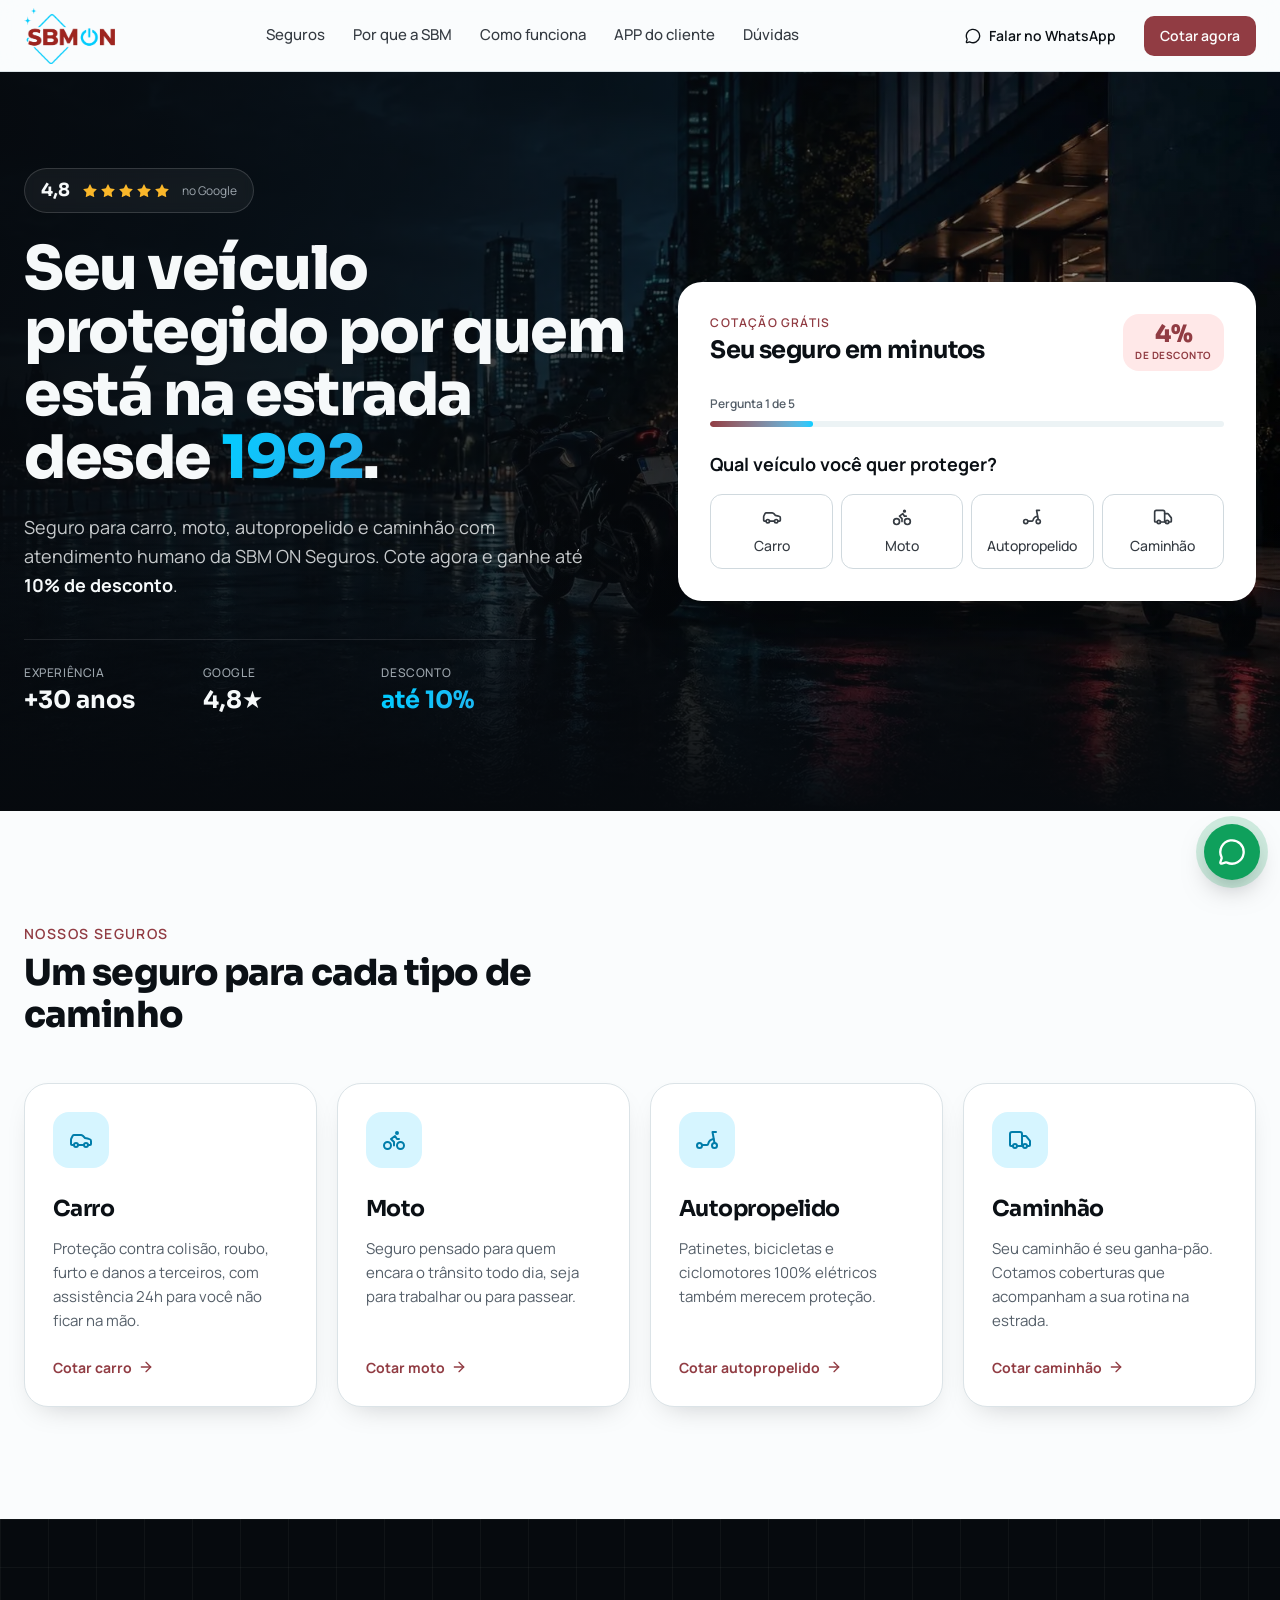
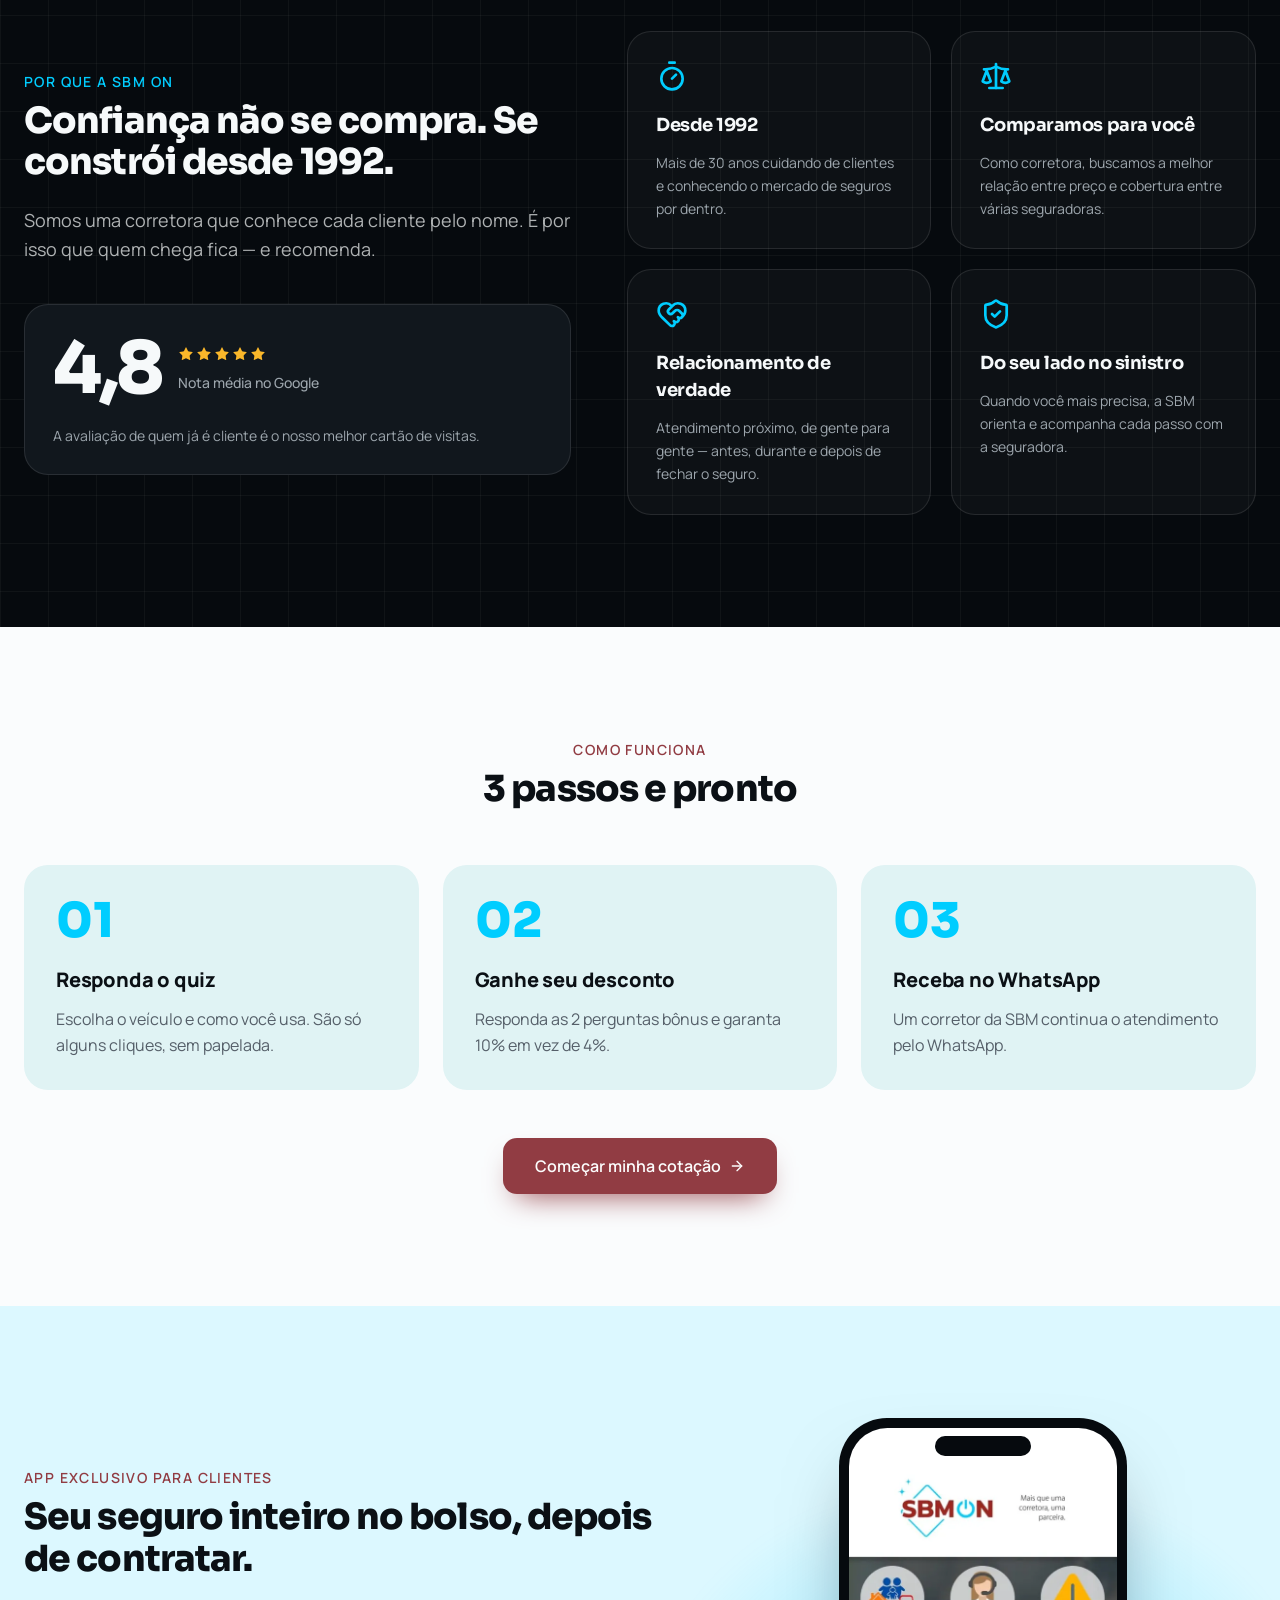
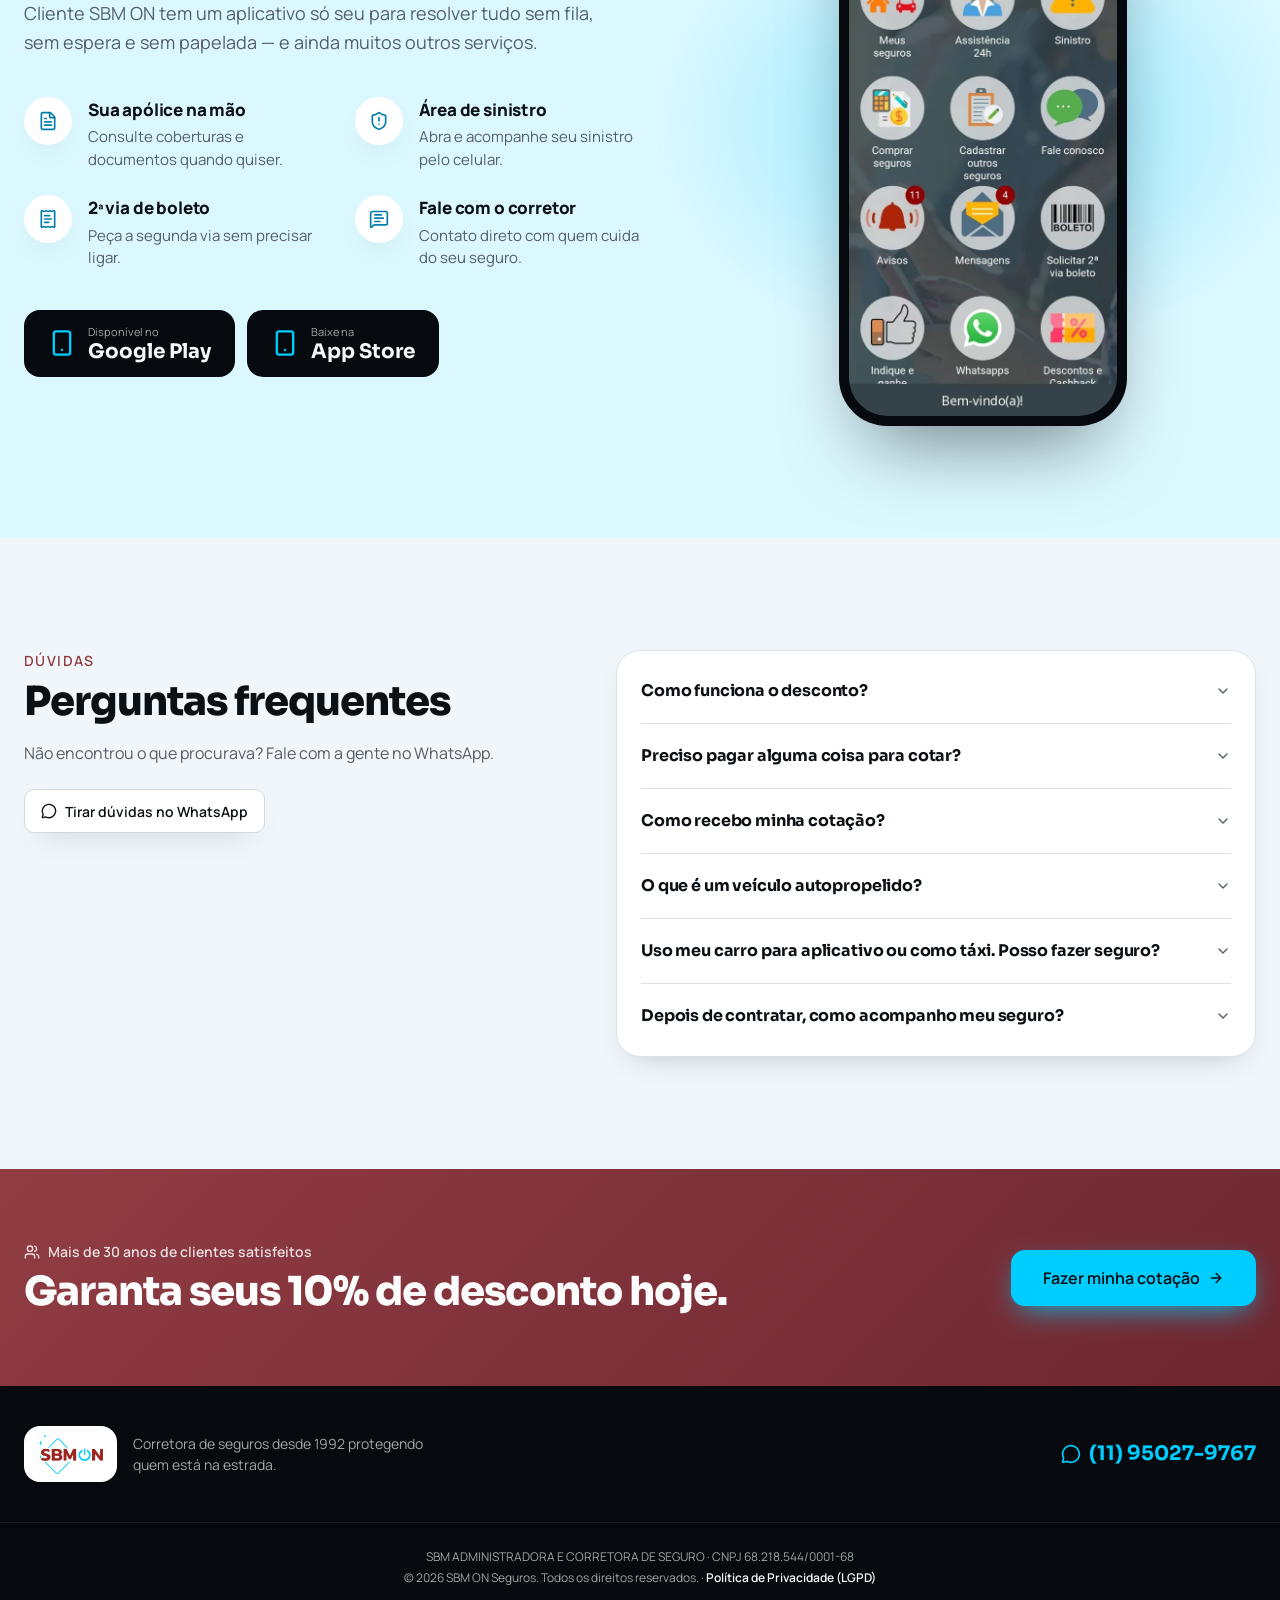
<file: public/index.html>
<!DOCTYPE html>
<html lang="pt-BR">
<head>
<meta charset="utf-8">
<meta name="viewport" content="width=device-width, initial-scale=1">
<title>SBM ON Seguros — Seguro para carro, moto, autopropelido e caminhão</title>
<meta name="description" content="Corretora no mercado desde 1992, com nota 4,8 no Google. Responda 4 perguntas rápidas, faça sua cotação de seguro em minutos e ganhe até 10% de desconto.">
<meta name="author" content="SBM ON Seguros">
<meta name="theme-color" content="#0b0f14">
<meta property="og:title" content="SBM ON Seguros — Seguro para carro, moto, autopropelido e caminhão">
<meta property="og:description" content="Corretora no mercado desde 1992, com nota 4,8 no Google. Cote em minutos e ganhe até 10% de desconto.">
<meta property="og:type" content="website">
<meta property="og:image" content="/assets/img/og.jpg">
<meta name="twitter:card" content="summary_large_image">
<link rel="icon" href="/favicon.png" type="image/png">
<link rel="preconnect" href="https://fonts.googleapis.com">
<link rel="preconnect" href="https://fonts.gstatic.com" crossorigin>
<link rel="stylesheet" href="https://fonts.googleapis.com/css2?family=Manrope:wght@400;500;600;700;800&family=Sora:wght@600;700;800&display=swap">
<link rel="preload" as="image" href="/assets/img/hero.webp" type="image/webp">
<link rel="stylesheet" href="/assets/styles.css">

<!-- Meta Pixel Code -->
<script>
!function(f,b,e,v,n,t,s)
{if(f.fbq)return;n=f.fbq=function(){n.callMethod?
n.callMethod.apply(n,arguments):n.queue.push(arguments)};
if(!f._fbq)f._fbq=n;n.push=n;n.loaded=!0;n.version='2.0';
n.queue=[];t=b.createElement(e);t.async=!0;
t.src=v;s=b.getElementsByTagName(e)[0];
s.parentNode.insertBefore(t,s)}(window, document,'script',
'https://connect.facebook.net/en_US/fbevents.js');
// LGPD: o pixel só grava cookies depois que a pessoa clica em "Aceitar" no
// aviso do Cadê o Lead (ele chama fbq('consent','grant') automaticamente).
try { if (localStorage.getItem('lh_consent') !== 'granted') fbq('consent', 'revoke'); } catch (e) { fbq('consent', 'revoke'); }
fbq('init', '1154264370403111');
fbq('track', 'PageView');
</script>
<!-- End Meta Pixel Code -->
<!-- Cadê o Lead: o lead é criado quando a pessoa marca "Li e concordo" no fim do quiz (ver assets/quiz.js) -->
<script src="https://cadeolead.com.br/tracker.js" data-key="pk_4b3ee91d572d450aa98b0dfe2b1f25a3" data-consent="banner" async></script>
<!-- Fim Cadê o Lead -->

</head>
<body>

<svg width="0" height="0" style="position:absolute" aria-hidden="true">
  <symbol id="i-msg" viewBox="0 0 24 24"><path d="M2.992 16.342a2 2 0 0 1 .094 1.167l-1.065 3.29a1 1 0 0 0 1.236 1.168l3.413-.998a2 2 0 0 1 1.099.092 10 10 0 1 0-4.777-4.719"/></symbol>
  <symbol id="i-star" viewBox="0 0 24 24"><path d="M11.525 2.295a.53.53 0 0 1 .95 0l2.31 4.679a2.123 2.123 0 0 0 1.595 1.16l5.166.756a.53.53 0 0 1 .294.904l-3.736 3.638a2.123 2.123 0 0 0-.611 1.878l.882 5.14a.53.53 0 0 1-.771.56l-4.618-2.428a2.122 2.122 0 0 0-1.973 0L6.396 21.01a.53.53 0 0 1-.77-.56l.881-5.139a2.122 2.122 0 0 0-.611-1.879L2.16 9.795a.53.53 0 0 1 .294-.906l5.165-.755a2.122 2.122 0 0 0 1.597-1.16z"/></symbol>
  <symbol id="i-car" viewBox="0 0 24 24"><path d="M19 17h2c.6 0 1-.4 1-1v-3c0-.9-.7-1.7-1.5-1.9C18.7 10.6 16 10 16 10s-1.3-1.4-2.2-2.3c-.5-.4-1.1-.7-1.8-.7H5c-.6 0-1.1.4-1.4.9l-1.4 2.9A3.7 3.7 0 0 0 2 12v4c0 .6.4 1 1 1h2"/><circle cx="7" cy="17" r="2"/><path d="M9 17h6"/><circle cx="17" cy="17" r="2"/></symbol>
  <symbol id="i-bike" viewBox="0 0 24 24"><circle cx="18.5" cy="17.5" r="3.5"/><circle cx="5.5" cy="17.5" r="3.5"/><circle cx="15" cy="5" r="1"/><path d="M12 17.5V14l-3-3 4-3 2 3h2"/></symbol>
  <symbol id="i-scooter" viewBox="0 0 24 24"><path d="M21 4h-3.5l2 11.05"/><path d="M6.95 17h5.142c.523 0 .95-.406 1.063-.916a6.5 6.5 0 0 1 5.345-5.009"/><circle cx="19.5" cy="17.5" r="2.5"/><circle cx="4.5" cy="17.5" r="2.5"/></symbol>
  <symbol id="i-truck" viewBox="0 0 24 24"><path d="M14 18V6a2 2 0 0 0-2-2H4a2 2 0 0 0-2 2v11a1 1 0 0 0 1 1h2"/><path d="M15 18H9"/><path d="M19 18h2a1 1 0 0 0 1-1v-3.65a1 1 0 0 0-.22-.624l-3.48-4.35A1 1 0 0 0 17.52 8H14"/><circle cx="17" cy="18" r="2"/><circle cx="7" cy="18" r="2"/></symbol>
  <symbol id="i-percent" viewBox="0 0 24 24"><path d="M3.85 8.62a4 4 0 0 1 4.78-4.77 4 4 0 0 1 6.74 0 4 4 0 0 1 4.78 4.78 4 4 0 0 1 0 6.74 4 4 0 0 1-4.77 4.78 4 4 0 0 1-6.75 0 4 4 0 0 1-4.78-4.77 4 4 0 0 1 0-6.76Z"/><path d="m15 9-6 6"/><path d="M9 9h.01"/><path d="M15 15h.01"/></symbol>
  <symbol id="i-lock" viewBox="0 0 24 24"><rect width="18" height="11" x="3" y="11" rx="2" ry="2"/><path d="M7 11V7a5 5 0 0 1 10 0v4"/></symbol>
  <symbol id="i-arrow" viewBox="0 0 24 24"><path d="M5 12h14"/><path d="m12 5 7 7-7 7"/></symbol>
  <symbol id="i-timer" viewBox="0 0 24 24"><line x1="10" x2="14" y1="2" y2="2"/><line x1="12" x2="15" y1="14" y2="11"/><circle cx="12" cy="14" r="8"/></symbol>
  <symbol id="i-scale" viewBox="0 0 24 24"><path d="M12 3v18"/><path d="m19 8 3 8a5 5 0 0 1-6 0zV7"/><path d="M3 7h1a17 17 0 0 0 8-2 17 17 0 0 0 8 2h1"/><path d="m5 8 3 8a5 5 0 0 1-6 0zV7"/><path d="M7 21h10"/></symbol>
  <symbol id="i-heart" viewBox="0 0 24 24"><path d="M19.414 14.414C21 12.828 22 11.5 22 9.5a5.5 5.5 0 0 0-9.591-3.676.6.6 0 0 1-.818.001A5.5 5.5 0 0 0 2 9.5c0 2.3 1.5 4 3 5.5l5.535 5.362a2 2 0 0 0 2.879.052 2.12 2.12 0 0 0-.004-3 2.124 2.124 0 1 0 3-3 2.124 2.124 0 0 0 3.004 0 2 2 0 0 0 0-2.828l-1.881-1.882a2.41 2.41 0 0 0-3.409 0l-1.71 1.71a2 2 0 0 1-2.828 0 2 2 0 0 1 0-2.828l2.823-2.762"/></symbol>
  <symbol id="i-shield" viewBox="0 0 24 24"><path d="M20 13c0 5-3.5 7.5-7.66 8.95a1 1 0 0 1-.67-.01C7.5 20.5 4 18 4 13V6a1 1 0 0 1 1-1c2 0 4.5-1.2 6.24-2.72a1.17 1.17 0 0 1 1.52 0C14.51 3.81 17 5 19 5a1 1 0 0 1 1 1z"/><path d="m9 12 2 2 4-4"/></symbol>
  <symbol id="i-file" viewBox="0 0 24 24"><path d="M6 22a2 2 0 0 1-2-2V4a2 2 0 0 1 2-2h8a2.4 2.4 0 0 1 1.704.706l3.588 3.588A2.4 2.4 0 0 1 20 8v12a2 2 0 0 1-2 2z"/><path d="M14 2v5a1 1 0 0 0 1 1h5"/><path d="M10 9H8"/><path d="M16 13H8"/><path d="M16 17H8"/></symbol>
  <symbol id="i-alert" viewBox="0 0 24 24"><path d="M20 13c0 5-3.5 7.5-7.66 8.95a1 1 0 0 1-.67-.01C7.5 20.5 4 18 4 13V6a1 1 0 0 1 1-1c2 0 4.5-1.2 6.24-2.72a1.17 1.17 0 0 1 1.52 0C14.51 3.81 17 5 19 5a1 1 0 0 1 1 1z"/><path d="M12 8v4"/><path d="M12 16h.01"/></symbol>
  <symbol id="i-receipt" viewBox="0 0 24 24"><path d="M13 16H8"/><path d="M14 8H8"/><path d="M16 12H8"/><path d="M4 3a1 1 0 0 1 1-1 1.3 1.3 0 0 1 .7.2l.933.6a1.3 1.3 0 0 0 1.4 0l.934-.6a1.3 1.3 0 0 1 1.4 0l.933.6a1.3 1.3 0 0 0 1.4 0l.933-.6a1.3 1.3 0 0 1 1.4 0l.934.6a1.3 1.3 0 0 0 1.4 0l.933-.6A1.3 1.3 0 0 1 19 2a1 1 0 0 1 1 1v18a1 1 0 0 1-1 1 1.3 1.3 0 0 1-.7-.2l-.933-.6a1.3 1.3 0 0 0-1.4 0l-.934.6a1.3 1.3 0 0 1-1.4 0l-.933-.6a1.3 1.3 0 0 0-1.4 0l-.933.6a1.3 1.3 0 0 1-1.4 0l-.934-.6a1.3 1.3 0 0 0-1.4 0l-.933.6a1.3 1.3 0 0 1-.7.2 1 1 0 0 1-1-1z"/></symbol>
  <symbol id="i-chat" viewBox="0 0 24 24"><path d="M22 17a2 2 0 0 1-2 2H6.828a2 2 0 0 0-1.414.586l-2.202 2.202A.71.71 0 0 1 2 21.286V5a2 2 0 0 1 2-2h16a2 2 0 0 1 2 2z"/><path d="M7 11h10"/><path d="M7 15h6"/><path d="M7 7h8"/></symbol>
  <symbol id="i-phone" viewBox="0 0 24 24"><rect width="14" height="20" x="5" y="2" rx="2" ry="2"/><path d="M12 18h.01"/></symbol>
  <symbol id="i-chevron" viewBox="0 0 24 24"><path d="m6 9 6 6 6-6"/></symbol>
  <symbol id="i-users" viewBox="0 0 24 24"><path d="M16 21v-2a4 4 0 0 0-4-4H6a4 4 0 0 0-4 4v2"/><path d="M16 3.128a4 4 0 0 1 0 7.744"/><path d="M22 21v-2a4 4 0 0 0-3-3.87"/><circle cx="9" cy="7" r="4"/></symbol>
  <symbol id="i-check" viewBox="0 0 24 24"><path d="M20 6 9 17l-5-5"/></symbol>
  <symbol id="i-x" viewBox="0 0 24 24"><path d="M18 6 6 18"/><path d="m6 6 12 12"/></symbol>
</svg>

<header class="site-header">
  <div class="container">
    <a href="#topo" class="logo" aria-label="SBM ON Seguros — início">
      <picture><source srcset="/assets/img/logo.webp" type="image/webp"><img src="/assets/img/logo.png" alt="SBM ON Seguros" width="91" height="56"></picture>
    </a>
    <nav class="nav" aria-label="Principal">
      <a href="#seguros">Seguros</a>
      <a href="#por-que-sbm">Por que a SBM</a>
      <a href="#como-funciona">Como funciona</a>
      <a href="#app">APP do cliente</a>
      <a href="#duvidas">Dúvidas</a>
    </nav>
    <div class="header-actions">
      <a class="btn btn-ghost js-wa" href="#fale-conosco" data-wa-origin="header"><svg class="icon icon-sm"><use href="#i-msg"/></svg>Falar no WhatsApp</a>
      <a class="btn btn-wine" href="#cotacao">Cotar agora</a>
    </div>
  </div>
</header>

<main id="topo">

  <!-- HERO + QUIZ -->
  <section id="cotacao" class="hero">
    <picture class="hero-bg">
      <source srcset="/assets/img/hero.webp" type="image/webp">
      <img src="/assets/img/hero.jpg" alt="Carro, moto e patinete elétrico estacionados em rua da cidade à noite" width="1600" height="1008" fetchpriority="high">
    </picture>
    <div class="hero-overlay"></div>
    <div class="hero-fade"></div>

    <div class="container hero-grid">
      <div>
        <div class="rating-pill">
          <strong>4,8</strong>
          <span class="stars" aria-label="5 estrelas"><svg class="icon"><use href="#i-star"/></svg><svg class="icon"><use href="#i-star"/></svg><svg class="icon"><use href="#i-star"/></svg><svg class="icon"><use href="#i-star"/></svg><svg class="icon"><use href="#i-star"/></svg></span>
          <small>no Google</small>
        </div>
        <h1>Seu veículo protegido por quem está na estrada desde <span class="text-brand">1992</span>.</h1>
        <p class="hero-sub">Seguro para carro, moto, autopropelido e caminhão com atendimento humano da SBM ON Seguros. Cote agora e ganhe até <strong>10% de desconto</strong>.</p>
        <dl class="hero-stats">
          <div><dt>Experiência</dt><dd>+30 anos</dd></div>
          <div><dt>Google</dt><dd>4,8★</dd></div>
          <div><dt>Desconto</dt><dd class="text-brand">até 10%</dd></div>
        </dl>
      </div>

      <!-- QUIZ -->
      <div class="quiz-card" id="quiz">
        <div class="quiz-head">
          <div>
            <p class="eyebrow eyebrow-xs">Cotação grátis</p>
            <h2>Seu seguro em minutos</h2>
          </div>
          <div class="discount-badge" id="badge" aria-live="polite">
            <strong><span id="badgeValue">4</span>%</strong>
            <span>de desconto</span>
          </div>
        </div>

        <div class="quiz-progress" id="progress">
          <div class="quiz-progress-top">
            <button type="button" class="quiz-back" id="back" hidden><svg class="icon"><use href="#i-arrow"/></svg>Voltar</button>
            <span id="stepLabel">Pergunta 1 de 5</span>
          </div>
          <div class="bar" aria-hidden="true"><span id="progressBar"></span></div>
        </div>

        <form class="quiz-steps" id="quizForm" name="cotacao" method="POST" action="/" data-netlify="true" netlify-honeypot="bot-field" novalidate>
          <input type="hidden" name="form-name" value="cotacao">
          <p class="sr-only"><label>Não preencha: <input name="bot-field" tabindex="-1" autocomplete="off"></label></p>
          <input type="hidden" name="veiculo" id="f_veiculo">
          <input type="hidden" name="uso" id="f_uso">
          <input type="hidden" name="plano_saude" id="f_plano_saude">
          <input type="hidden" name="seguro_vida" id="f_seguro_vida">
          <input type="hidden" name="desconto" id="f_desconto" value="4%">
          <input type="hidden" name="utm_source"><input type="hidden" name="utm_medium"><input type="hidden" name="utm_campaign"><input type="hidden" name="utm_content"><input type="hidden" name="utm_term">
          <input type="hidden" name="gclid"><input type="hidden" name="fbclid">
          <input type="hidden" name="pagina">

          <!-- 1 -->
          <fieldset class="step is-active" data-step="veiculo">
            <legend class="step-title">Qual veículo você quer proteger?</legend>
            <div class="options options-4">
              <button type="button" class="option option-tile" data-value="Carro" aria-pressed="false"><svg class="icon"><use href="#i-car"/></svg>Carro</button>
              <button type="button" class="option option-tile" data-value="Moto" aria-pressed="false"><svg class="icon"><use href="#i-bike"/></svg>Moto</button>
              <button type="button" class="option option-tile" data-value="Autopropelido" aria-pressed="false"><svg class="icon"><use href="#i-scooter"/></svg>Autopropelido</button>
              <button type="button" class="option option-tile" data-value="Caminhão" aria-pressed="false"><svg class="icon"><use href="#i-truck"/></svg>Caminhão</button>
            </div>
          </fieldset>

          <!-- 2 -->
          <fieldset class="step" data-step="uso">
            <legend class="step-title">Como o veículo é utilizado?</legend>
            <p class="step-hint">Assim a gente já busca as coberturas certas para a sua rotina.</p>
            <div class="options options-4">
              <button type="button" class="option" data-value="APP" aria-pressed="false">APP</button>
              <button type="button" class="option" data-value="Particular" aria-pressed="false">Particular</button>
              <button type="button" class="option" data-value="Comercial" aria-pressed="false">Comercial</button>
              <button type="button" class="option" data-value="Táxi" aria-pressed="false">Táxi</button>
            </div>
          </fieldset>

          <!-- 3 -->
          <fieldset class="step" data-step="plano_saude">
            <legend class="sr-only">Pergunta bônus 1</legend>
            <div class="bonus">
              <p class="bonus-title"><svg class="icon"><use href="#i-percent"/></svg>Pergunta bônus: responda e suba seu desconto</p>
              <p class="bonus-q">Você tem plano de saúde?</p>
              <div class="options">
                <button type="button" class="option" data-value="Sim" aria-pressed="false">Sim</button>
                <button type="button" class="option" data-value="Não" aria-pressed="false">Não</button>
              </div>
              <div class="meter"><div class="bar"><span class="js-meter"></span></div><p class="js-meter-text"></p></div>
            </div>
            <button type="button" class="skip js-skip">Pular e ficar com <span class="js-cur">4</span>%</button>
          </fieldset>

          <!-- 4 -->
          <fieldset class="step" data-step="seguro_vida">
            <legend class="sr-only">Pergunta bônus 2</legend>
            <div class="bonus">
              <p class="bonus-title"><svg class="icon"><use href="#i-percent"/></svg>Última pergunta bônus</p>
              <p class="bonus-q">Você tem seguro de vida?</p>
              <div class="options">
                <button type="button" class="option" data-value="Sim" aria-pressed="false">Sim</button>
                <button type="button" class="option" data-value="Não" aria-pressed="false">Não</button>
              </div>
              <div class="meter"><div class="bar"><span class="js-meter"></span></div><p class="js-meter-text"></p></div>
            </div>
            <button type="button" class="skip js-skip">Pular e ficar com <span class="js-cur">4</span>%</button>
          </fieldset>

          <!-- 5 -->
          <fieldset class="step" data-step="contato">
            <legend class="step-title">Para onde enviamos sua cotação?</legend>
            <p class="step-hint">Um corretor da SBM continua o atendimento pelo WhatsApp.</p>
            <div class="summary" id="summary"></div>
            <div class="field">
              <label for="nome">Seu nome</label>
              <input id="nome" name="nome" type="text" autocomplete="name" placeholder="Como podemos te chamar?" required>
              <p class="field-error" id="nomeErr"></p>
            </div>
            <div class="fields-2">
              <div class="field">
                <label for="telefone">WhatsApp / celular</label>
                <input id="telefone" name="telefone" type="tel" inputmode="numeric" autocomplete="tel-national" placeholder="(11) 91234-5678" required>
                <p class="field-error" id="telefoneErr"></p>
              </div>
              <div class="field">
                <label for="email">E-mail <span class="opt">(opcional)</span></label>
                <input id="email" name="email" type="email" inputmode="email" autocomplete="email" placeholder="seuemail@exemplo.com">
                <p class="field-error" id="emailErr"></p>
              </div>
            </div>
            <label class="consent">
              <input type="checkbox" name="consentimento" id="consent" value="sim">
              <span>Li e concordo com a <a href="/privacidade/" target="_blank">Política de Privacidade</a> e autorizo a SBM ON Seguros a usar meus dados para fazer a cotação e entrar em contato comigo, inclusive para medir os anúncios que me trouxeram até aqui, conforme a LGPD (Lei nº 13.709/2018).</span>
            </label>
            <button type="submit" class="btn btn-primary btn-lg btn-block submit" id="submitBtn"><span>Quero meus <span class="js-cur">4</span>% de desconto</span></button>
            <p class="form-error" id="formErr" role="alert"></p>
            <p class="secure"><svg class="icon"><use href="#i-lock"/></svg>Seus dados são protegidos conforme a LGPD.</p>
          </fieldset>

          <!-- 6 -->
          <div class="step" data-step="done" tabindex="-1">
            <div class="done">
              <div class="done-icon"><svg class="icon"><use href="#i-check"/></svg></div>
              <h3 id="doneTitle">Pronto! Seus <span class="js-cur">4</span>% estão garantidos.</h3>
              <p>Abrimos o WhatsApp com seus dados prontos. É só enviar a mensagem que um corretor da SBM ON continua o atendimento.</p>
              <a class="btn btn-whats btn-lg" id="doneWa" href="#cotacao"><svg class="icon"><use href="#i-msg"/></svg>Abrir WhatsApp</a>
            </div>
          </div>
        </form>
      </div>
    </div>
  </section>

  <!-- SEGUROS -->
  <section id="seguros" class="section">
    <div class="container">
      <div class="reveal">
        <p class="eyebrow">Nossos seguros</p>
        <h2 class="section-title" style="max-width:40rem">Um seguro para cada tipo de caminho</h2>
      </div>
      <div class="cards-4">
        <article class="product reveal">
          <div class="icon-box"><svg class="icon icon-lg"><use href="#i-car"/></svg></div>
          <h3>Carro</h3>
          <p>Proteção contra colisão, roubo, furto e danos a terceiros, com assistência 24h para você não ficar na mão.</p>
          <a class="product-link js-prefill" href="#cotacao" data-veiculo="Carro">Cotar carro<svg class="icon"><use href="#i-arrow"/></svg></a>
        </article>
        <article class="product reveal">
          <div class="icon-box"><svg class="icon icon-lg"><use href="#i-bike"/></svg></div>
          <h3>Moto</h3>
          <p>Seguro pensado para quem encara o trânsito todo dia, seja para trabalhar ou para passear.</p>
          <a class="product-link js-prefill" href="#cotacao" data-veiculo="Moto">Cotar moto<svg class="icon"><use href="#i-arrow"/></svg></a>
        </article>
        <article class="product reveal">
          <div class="icon-box"><svg class="icon icon-lg"><use href="#i-scooter"/></svg></div>
          <h3>Autopropelido</h3>
          <p>Patinetes, bicicletas e ciclomotores 100% elétricos também merecem proteção.</p>
          <a class="product-link js-prefill" href="#cotacao" data-veiculo="Autopropelido">Cotar autopropelido<svg class="icon"><use href="#i-arrow"/></svg></a>
        </article>
        <article class="product reveal">
          <div class="icon-box"><svg class="icon icon-lg"><use href="#i-truck"/></svg></div>
          <h3>Caminhão</h3>
          <p>Seu caminhão é seu ganha-pão. Cotamos coberturas que acompanham a sua rotina na estrada.</p>
          <a class="product-link js-prefill" href="#cotacao" data-veiculo="Caminhão">Cotar caminhão<svg class="icon"><use href="#i-arrow"/></svg></a>
        </article>
      </div>
    </div>
  </section>

  <!-- POR QUE -->
  <section id="por-que-sbm" class="section dark">
    <div class="grid-ink"></div>
    <div class="container why">
      <div class="reveal">
        <p class="eyebrow eyebrow-primary">Por que a SBM ON</p>
        <h2 class="section-title">Confiança não se compra. Se constrói desde 1992.</h2>
        <p class="why-lead">Somos uma corretora que conhece cada cliente pelo nome. É por isso que quem chega fica — e recomenda.</p>
        <div class="score">
          <div class="score-top">
            <span class="score-num">4,8</span>
            <div>
              <span class="stars"><svg class="icon"><use href="#i-star"/></svg><svg class="icon"><use href="#i-star"/></svg><svg class="icon"><use href="#i-star"/></svg><svg class="icon"><use href="#i-star"/></svg><svg class="icon"><use href="#i-star"/></svg></span>
              <small>Nota média no Google</small>
            </div>
          </div>
          <p>A avaliação de quem já é cliente é o nosso melhor cartão de visitas.</p>
        </div>
      </div>
      <div class="features">
        <div class="feature reveal"><svg class="icon"><use href="#i-timer"/></svg><h3>Desde 1992</h3><p>Mais de 30 anos cuidando de clientes e conhecendo o mercado de seguros por dentro.</p></div>
        <div class="feature reveal"><svg class="icon"><use href="#i-scale"/></svg><h3>Comparamos para você</h3><p>Como corretora, buscamos a melhor relação entre preço e cobertura entre várias seguradoras.</p></div>
        <div class="feature reveal"><svg class="icon"><use href="#i-heart"/></svg><h3>Relacionamento de verdade</h3><p>Atendimento próximo, de gente para gente — antes, durante e depois de fechar o seguro.</p></div>
        <div class="feature reveal"><svg class="icon"><use href="#i-shield"/></svg><h3>Do seu lado no sinistro</h3><p>Quando você mais precisa, a SBM orienta e acompanha cada passo com a seguradora.</p></div>
      </div>
    </div>
  </section>

  <!-- COMO FUNCIONA -->
  <section id="como-funciona" class="section center">
    <div class="container">
      <div class="reveal">
        <p class="eyebrow">Como funciona</p>
        <h2 class="section-title">3 passos e pronto</h2>
      </div>
      <div class="steps-3">
        <div class="how reveal"><div class="how-num">01</div><h3>Responda o quiz</h3><p>Escolha o veículo e como você usa. São só alguns cliques, sem papelada.</p></div>
        <div class="how reveal"><div class="how-num">02</div><h3>Ganhe seu desconto</h3><p>Responda as 2 perguntas bônus e garanta 10% em vez de 4%.</p></div>
        <div class="how reveal"><div class="how-num">03</div><h3>Receba no WhatsApp</h3><p>Um corretor da SBM continua o atendimento pelo WhatsApp.</p></div>
      </div>
      <a class="btn btn-wine btn-lg how-cta" href="#cotacao">Começar minha cotação<svg class="icon icon-sm"><use href="#i-arrow"/></svg></a>
    </div>
  </section>

  <!-- APP -->
  <section id="app" class="section app-sec">
    <div class="container app-grid">
      <div class="reveal">
        <p class="eyebrow">APP exclusivo para clientes</p>
        <h2 class="section-title">Seu seguro inteiro no bolso, depois de contratar.</h2>
        <p class="app-lead">Cliente SBM ON tem um aplicativo só seu para resolver tudo sem fila, sem espera e sem papelada — e ainda muitos outros serviços.</p>
        <ul class="app-list">
          <li><div class="icon-box"><svg class="icon"><use href="#i-file"/></svg></div><div><h3>Sua apólice na mão</h3><p>Consulte coberturas e documentos quando quiser.</p></div></li>
          <li><div class="icon-box"><svg class="icon"><use href="#i-alert"/></svg></div><div><h3>Área de sinistro</h3><p>Abra e acompanhe seu sinistro pelo celular.</p></div></li>
          <li><div class="icon-box"><svg class="icon"><use href="#i-receipt"/></svg></div><div><h3>2ª via de boleto</h3><p>Peça a segunda via sem precisar ligar.</p></div></li>
          <li><div class="icon-box"><svg class="icon"><use href="#i-chat"/></svg></div><div><h3>Fale com o corretor</h3><p>Contato direto com quem cuida do seu seguro.</p></div></li>
        </ul>
        <div class="stores">
          <a class="store" href="https://play.google.com/store/apps/details?id=br.com.iconeseg.segpartners" target="_blank" rel="noopener"><svg class="icon"><use href="#i-phone"/></svg><span><small>Disponível no</small><strong>Google Play</strong></span></a>
          <a class="store" href="https://apps.apple.com/us/app/meuseg/id6748157120" target="_blank" rel="noopener"><svg class="icon"><use href="#i-phone"/></svg><span><small>Baixe na</small><strong>App Store</strong></span></a>
        </div>
      </div>
      <div class="phone-wrap reveal">
        <div class="phone-glow"></div>
        <div class="phone">
          <picture><source srcset="/assets/img/app.webp" type="image/webp"><img src="/assets/img/app.jpg" alt="Tela inicial do APP SBM ON com Meus seguros, Assistência 24h, Sinistro, 2ª via de boleto e WhatsApp" width="600" height="1210" loading="lazy"></picture>
        </div>
      </div>
    </div>
  </section>

  <!-- FAQ -->
  <section id="duvidas" class="section faq-sec">
    <div class="container faq-grid">
      <div class="reveal">
        <p class="eyebrow">Dúvidas</p>
        <h2 class="section-title" style="font-size:clamp(2rem,4vw,2.5rem)">Perguntas frequentes</h2>
        <p class="faq-sub">Não encontrou o que procurava? Fale com a gente no WhatsApp.</p>
        <a class="btn btn-outline js-wa" href="#fale-conosco" data-wa-origin="faq"><svg class="icon icon-sm"><use href="#i-msg"/></svg>Tirar dúvidas no WhatsApp</a>
      </div>
      <div class="faq reveal">
        <details name="faq"><summary>Como funciona o desconto?<svg class="icon"><use href="#i-chevron"/></svg></summary><p>Ao responder o quiz você já garante 4% de desconto. Se responder também as 2 perguntas bônus (plano de saúde e seguro de vida), o desconto sobe para 10%.</p></details>
        <details name="faq"><summary>Preciso pagar alguma coisa para cotar?<svg class="icon"><use href="#i-chevron"/></svg></summary><p>Não. A cotação é gratuita e sem compromisso.</p></details>
        <details name="faq"><summary>Como recebo minha cotação?<svg class="icon"><use href="#i-chevron"/></svg></summary><p>Ao finalizar o quiz, o WhatsApp abre com seus dados prontos. É só enviar a mensagem e um corretor da SBM ON Seguros continua o atendimento por lá.</p></details>
        <details name="faq"><summary>O que é um veículo autopropelido?<svg class="icon"><use href="#i-chevron"/></svg></summary><p>São veículos leves movidos apenas a motor elétrico (sem combustão), como patinetes elétricos, bicicletas elétricas e ciclomotores elétricos.</p></details>
        <details name="faq"><summary>Uso meu carro para aplicativo ou como táxi. Posso fazer seguro?<svg class="icon"><use href="#i-chevron"/></svg></summary><p>Sim. Basta escolher a opção APP ou Táxi em “Como o veículo é utilizado?” para cotarmos coberturas adequadas ao seu trabalho.</p></details>
        <details name="faq"><summary>Depois de contratar, como acompanho meu seguro?<svg class="icon"><use href="#i-chevron"/></svg></summary><p>Pelo APP exclusivo para clientes SBM ON: lá você consulta sua apólice, abre e acompanha sinistros, pede a segunda via do boleto e fala direto com o seu corretor.</p></details>
      </div>
    </div>
  </section>

  <!-- CTA -->
  <section class="cta">
    <div class="container">
      <div>
        <p class="cta-kicker"><svg class="icon icon-sm"><use href="#i-users"/></svg>Mais de 30 anos de clientes satisfeitos</p>
        <h2>Garanta seus 10% de desconto hoje.</h2>
      </div>
      <a class="btn btn-primary btn-lg" href="#cotacao">Fazer minha cotação<svg class="icon icon-sm"><use href="#i-arrow"/></svg></a>
    </div>
  </section>
</main>

<footer class="footer">
  <div class="container footer-top">
    <div class="footer-brand">
      <div class="footer-logo"><picture><source srcset="/assets/img/logo.webp" type="image/webp"><img src="/assets/img/logo.png" alt="SBM ON Seguros" width="65" height="40" loading="lazy"></picture></div>
      <p>Corretora de seguros desde 1992 protegendo quem está na estrada.</p>
    </div>
    <a class="footer-phone js-wa" href="#fale-conosco" data-wa-origin="footer"><svg class="icon"><use href="#i-msg"/></svg>(11) 95027-9767</a>
  </div>
  <div class="footer-bottom">
    <div class="container">
      SBM ADMINISTRADORA E CORRETORA DE SEGURO · CNPJ 68.218.544/0001-68<br>
      © <span id="year">2026</span> SBM ON Seguros. Todos os direitos reservados. · <a href="/privacidade/">Política de Privacidade (LGPD)</a>
    </div>
  </div>
</footer>

<a class="fab js-wa" href="#fale-conosco" aria-label="Falar no WhatsApp" data-wa-origin="flutuante"><svg class="icon"><use href="#i-msg"/></svg></a>


<!-- Janela "Fale com a SBM ON": todo botão de WhatsApp passa por aqui (nome + WhatsApp + interesse) -->
<dialog class="wa-dialog" id="waDialog" aria-labelledby="waTitle">
  <form class="wa-card" id="waForm" name="contato-whatsapp" method="POST" action="/" data-netlify="true" netlify-honeypot="bot-field" novalidate>
    <input type="hidden" name="form-name" value="contato-whatsapp">
    <p class="sr-only"><label>Não preencha: <input name="bot-field" tabindex="-1" autocomplete="off"></label></p>
    <input type="hidden" name="origem" id="waOrigem">
    <input type="hidden" name="pagina" id="waPagina">
    <button type="button" class="wa-close" id="waClose" aria-label="Fechar"><svg class="icon"><use href="#i-x"/></svg></button>
    <div class="wa-icon"><svg class="icon"><use href="#i-msg"/></svg></div>
    <p class="eyebrow eyebrow-xs" style="margin-top:1rem">Atendimento pelo WhatsApp</p>
    <h2 id="waTitle">Fale com um corretor da SBM ON</h2>
    <p class="step-hint">Deixe seu nome e WhatsApp para a gente já te atender pelo nome.</p>
    <div class="field">
      <label for="waNome">Seu nome</label>
      <input id="waNome" name="nome" type="text" autocomplete="name" placeholder="Como podemos te chamar?" required>
      <p class="field-error" id="waNomeErr"></p>
    </div>
    <div class="field">
      <label for="waTel">WhatsApp / celular</label>
      <input id="waTel" name="telefone" type="tel" inputmode="numeric" autocomplete="tel-national" placeholder="(11) 91234-5678" required>
      <p class="field-error" id="waTelErr"></p>
    </div>
    <label class="consent">
      <input type="checkbox" name="interesse_seguros" id="waConsent" value="sim">
      <span>Confirmo que tenho interesse em falar sobre <strong>seguros com a SBM ON</strong> e concordo com a <a href="/privacidade/" target="_blank">Política de Privacidade</a> (LGPD).</span>
    </label>
    <p class="form-error" id="waErr" role="alert"></p>
    <button type="submit" class="btn btn-whats btn-lg btn-block submit"><svg class="icon"><use href="#i-msg"/></svg><span>Falar no WhatsApp</span></button>
    <p class="secure"><svg class="icon"><use href="#i-lock"/></svg>Seus dados são protegidos conforme a LGPD.</p>
  </form>
</dialog>

<script src="/assets/quiz.js" defer></script>
</body>
</html>
</file>
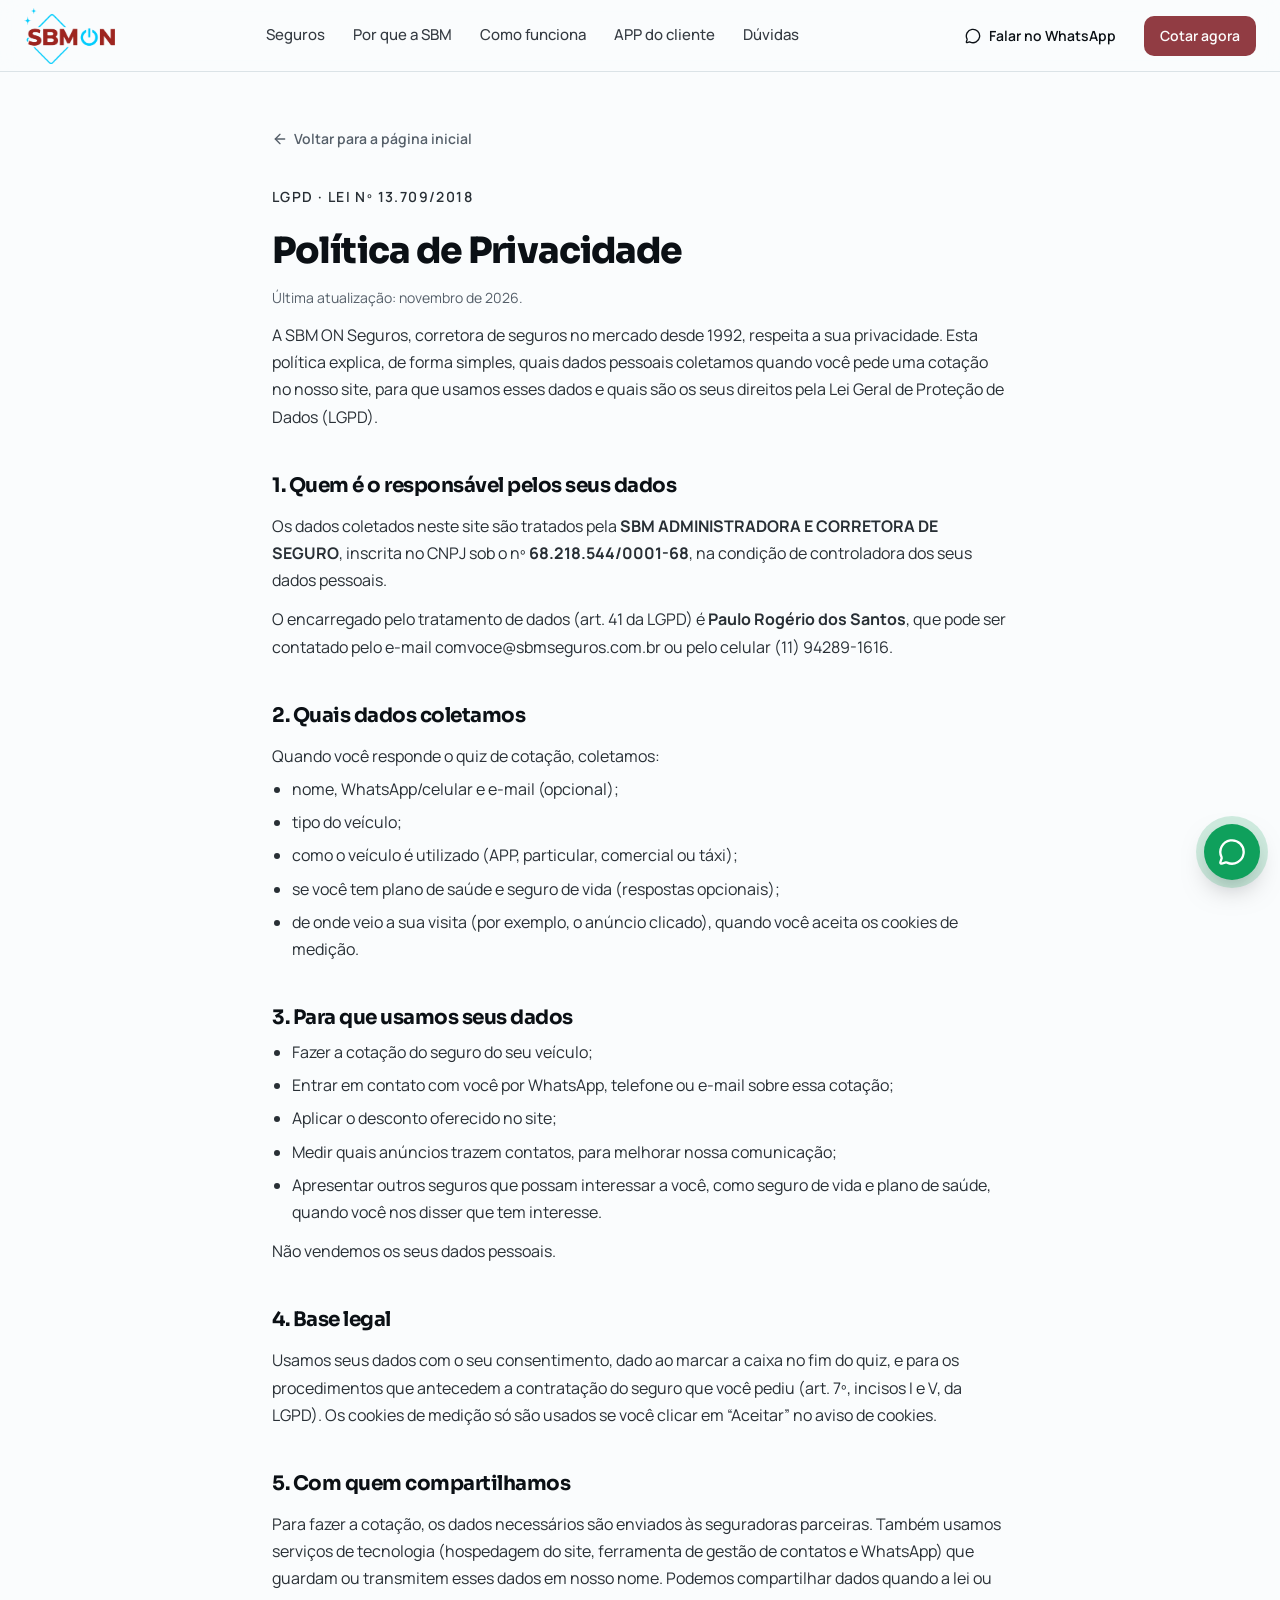
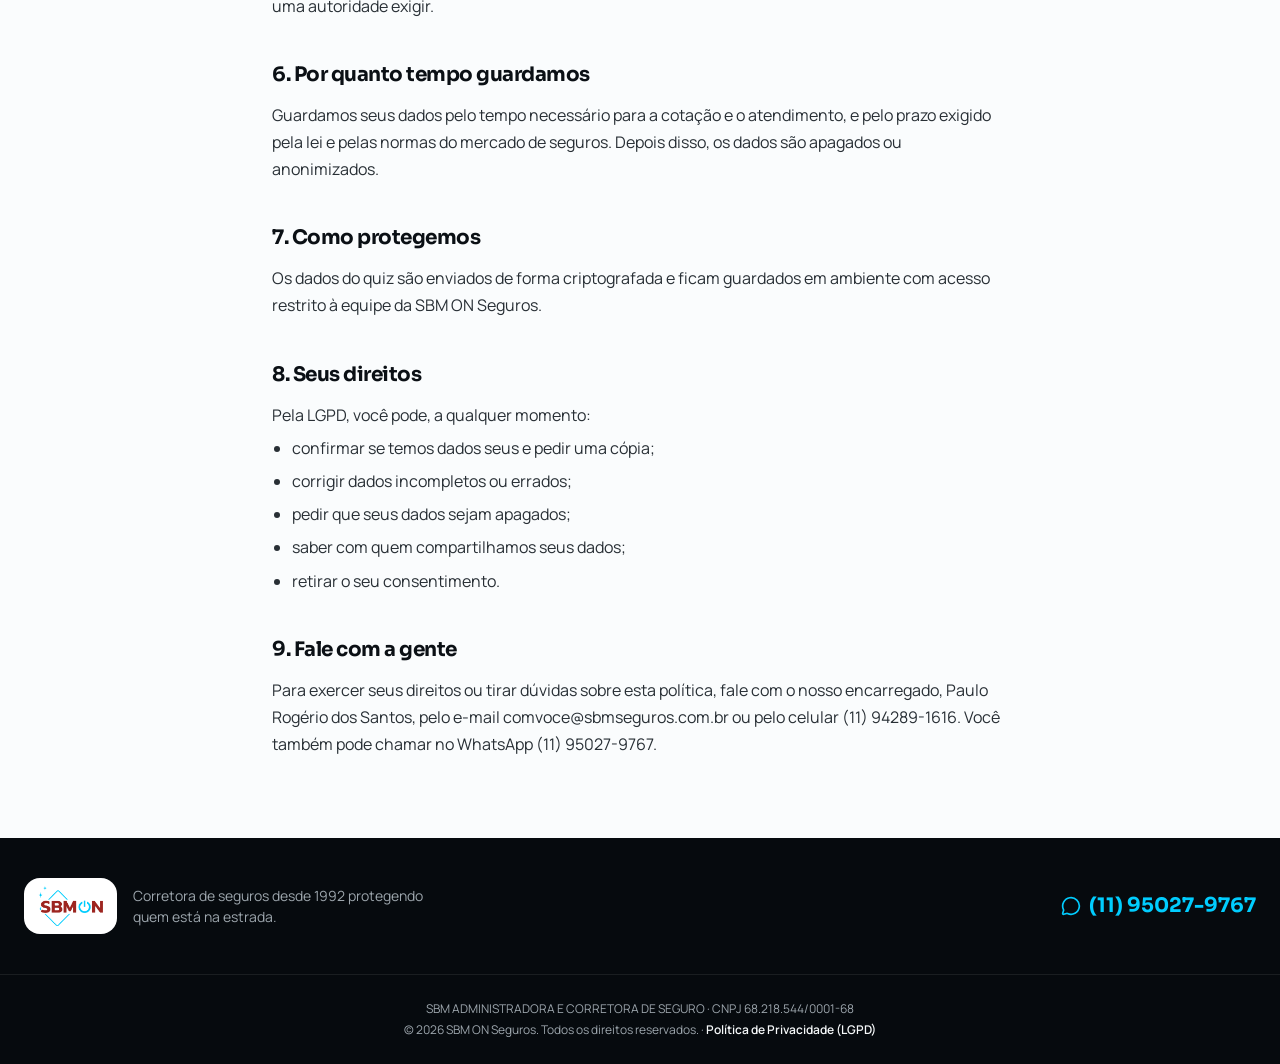
<file: public/privacidade/index.html>
<!DOCTYPE html>
<html lang="pt-BR">
<head>
<meta charset="utf-8">
<meta name="viewport" content="width=device-width, initial-scale=1">
<title>Política de Privacidade (LGPD) — SBM ON Seguros</title>
<meta name="description" content="Como a SBM ON Seguros trata os seus dados pessoais, conforme a LGPD (Lei nº 13.709/2018).">
<meta name="author" content="SBM ON Seguros">
<meta name="theme-color" content="#0b0f14">
<meta property="og:title" content="SBM ON Seguros — Seguro para carro, moto, autopropelido e caminhão">
<meta property="og:description" content="Corretora no mercado desde 1992, com nota 4,8 no Google. Cote em minutos e ganhe até 10% de desconto.">
<meta property="og:type" content="website">
<meta property="og:image" content="/assets/img/og.jpg">
<meta name="twitter:card" content="summary_large_image">
<link rel="icon" href="/favicon.png" type="image/png">
<link rel="preconnect" href="https://fonts.googleapis.com">
<link rel="preconnect" href="https://fonts.gstatic.com" crossorigin>
<link rel="stylesheet" href="https://fonts.googleapis.com/css2?family=Manrope:wght@400;500;600;700;800&family=Sora:wght@600;700;800&display=swap">
<link rel="stylesheet" href="/assets/styles.css">

<!-- Meta Pixel Code -->
<script>
!function(f,b,e,v,n,t,s)
{if(f.fbq)return;n=f.fbq=function(){n.callMethod?
n.callMethod.apply(n,arguments):n.queue.push(arguments)};
if(!f._fbq)f._fbq=n;n.push=n;n.loaded=!0;n.version='2.0';
n.queue=[];t=b.createElement(e);t.async=!0;
t.src=v;s=b.getElementsByTagName(e)[0];
s.parentNode.insertBefore(t,s)}(window, document,'script',
'https://connect.facebook.net/en_US/fbevents.js');
// LGPD: o pixel só grava cookies depois que a pessoa clica em "Aceitar" no
// aviso do Cadê o Lead (ele chama fbq('consent','grant') automaticamente).
try { if (localStorage.getItem('lh_consent') !== 'granted') fbq('consent', 'revoke'); } catch (e) { fbq('consent', 'revoke'); }
fbq('init', '1154264370403111');
fbq('track', 'PageView');
</script>
<!-- End Meta Pixel Code -->
<!-- Cadê o Lead: o lead é criado quando a pessoa marca "Li e concordo" no fim do quiz (ver assets/quiz.js) -->
<script src="https://cadeolead.com.br/tracker.js" data-key="pk_4b3ee91d572d450aa98b0dfe2b1f25a3" data-consent="banner" async></script>
<!-- Fim Cadê o Lead -->

</head>
<body>

<svg width="0" height="0" style="position:absolute" aria-hidden="true">
  <symbol id="i-msg" viewBox="0 0 24 24"><path d="M2.992 16.342a2 2 0 0 1 .094 1.167l-1.065 3.29a1 1 0 0 0 1.236 1.168l3.413-.998a2 2 0 0 1 1.099.092 10 10 0 1 0-4.777-4.719"/></symbol>
  <symbol id="i-star" viewBox="0 0 24 24"><path d="M11.525 2.295a.53.53 0 0 1 .95 0l2.31 4.679a2.123 2.123 0 0 0 1.595 1.16l5.166.756a.53.53 0 0 1 .294.904l-3.736 3.638a2.123 2.123 0 0 0-.611 1.878l.882 5.14a.53.53 0 0 1-.771.56l-4.618-2.428a2.122 2.122 0 0 0-1.973 0L6.396 21.01a.53.53 0 0 1-.77-.56l.881-5.139a2.122 2.122 0 0 0-.611-1.879L2.16 9.795a.53.53 0 0 1 .294-.906l5.165-.755a2.122 2.122 0 0 0 1.597-1.16z"/></symbol>
  <symbol id="i-car" viewBox="0 0 24 24"><path d="M19 17h2c.6 0 1-.4 1-1v-3c0-.9-.7-1.7-1.5-1.9C18.7 10.6 16 10 16 10s-1.3-1.4-2.2-2.3c-.5-.4-1.1-.7-1.8-.7H5c-.6 0-1.1.4-1.4.9l-1.4 2.9A3.7 3.7 0 0 0 2 12v4c0 .6.4 1 1 1h2"/><circle cx="7" cy="17" r="2"/><path d="M9 17h6"/><circle cx="17" cy="17" r="2"/></symbol>
  <symbol id="i-bike" viewBox="0 0 24 24"><circle cx="18.5" cy="17.5" r="3.5"/><circle cx="5.5" cy="17.5" r="3.5"/><circle cx="15" cy="5" r="1"/><path d="M12 17.5V14l-3-3 4-3 2 3h2"/></symbol>
  <symbol id="i-scooter" viewBox="0 0 24 24"><path d="M21 4h-3.5l2 11.05"/><path d="M6.95 17h5.142c.523 0 .95-.406 1.063-.916a6.5 6.5 0 0 1 5.345-5.009"/><circle cx="19.5" cy="17.5" r="2.5"/><circle cx="4.5" cy="17.5" r="2.5"/></symbol>
  <symbol id="i-truck" viewBox="0 0 24 24"><path d="M14 18V6a2 2 0 0 0-2-2H4a2 2 0 0 0-2 2v11a1 1 0 0 0 1 1h2"/><path d="M15 18H9"/><path d="M19 18h2a1 1 0 0 0 1-1v-3.65a1 1 0 0 0-.22-.624l-3.48-4.35A1 1 0 0 0 17.52 8H14"/><circle cx="17" cy="18" r="2"/><circle cx="7" cy="18" r="2"/></symbol>
  <symbol id="i-percent" viewBox="0 0 24 24"><path d="M3.85 8.62a4 4 0 0 1 4.78-4.77 4 4 0 0 1 6.74 0 4 4 0 0 1 4.78 4.78 4 4 0 0 1 0 6.74 4 4 0 0 1-4.77 4.78 4 4 0 0 1-6.75 0 4 4 0 0 1-4.78-4.77 4 4 0 0 1 0-6.76Z"/><path d="m15 9-6 6"/><path d="M9 9h.01"/><path d="M15 15h.01"/></symbol>
  <symbol id="i-lock" viewBox="0 0 24 24"><rect width="18" height="11" x="3" y="11" rx="2" ry="2"/><path d="M7 11V7a5 5 0 0 1 10 0v4"/></symbol>
  <symbol id="i-arrow" viewBox="0 0 24 24"><path d="M5 12h14"/><path d="m12 5 7 7-7 7"/></symbol>
  <symbol id="i-timer" viewBox="0 0 24 24"><line x1="10" x2="14" y1="2" y2="2"/><line x1="12" x2="15" y1="14" y2="11"/><circle cx="12" cy="14" r="8"/></symbol>
  <symbol id="i-scale" viewBox="0 0 24 24"><path d="M12 3v18"/><path d="m19 8 3 8a5 5 0 0 1-6 0zV7"/><path d="M3 7h1a17 17 0 0 0 8-2 17 17 0 0 0 8 2h1"/><path d="m5 8 3 8a5 5 0 0 1-6 0zV7"/><path d="M7 21h10"/></symbol>
  <symbol id="i-heart" viewBox="0 0 24 24"><path d="M19.414 14.414C21 12.828 22 11.5 22 9.5a5.5 5.5 0 0 0-9.591-3.676.6.6 0 0 1-.818.001A5.5 5.5 0 0 0 2 9.5c0 2.3 1.5 4 3 5.5l5.535 5.362a2 2 0 0 0 2.879.052 2.12 2.12 0 0 0-.004-3 2.124 2.124 0 1 0 3-3 2.124 2.124 0 0 0 3.004 0 2 2 0 0 0 0-2.828l-1.881-1.882a2.41 2.41 0 0 0-3.409 0l-1.71 1.71a2 2 0 0 1-2.828 0 2 2 0 0 1 0-2.828l2.823-2.762"/></symbol>
  <symbol id="i-shield" viewBox="0 0 24 24"><path d="M20 13c0 5-3.5 7.5-7.66 8.95a1 1 0 0 1-.67-.01C7.5 20.5 4 18 4 13V6a1 1 0 0 1 1-1c2 0 4.5-1.2 6.24-2.72a1.17 1.17 0 0 1 1.52 0C14.51 3.81 17 5 19 5a1 1 0 0 1 1 1z"/><path d="m9 12 2 2 4-4"/></symbol>
  <symbol id="i-file" viewBox="0 0 24 24"><path d="M6 22a2 2 0 0 1-2-2V4a2 2 0 0 1 2-2h8a2.4 2.4 0 0 1 1.704.706l3.588 3.588A2.4 2.4 0 0 1 20 8v12a2 2 0 0 1-2 2z"/><path d="M14 2v5a1 1 0 0 0 1 1h5"/><path d="M10 9H8"/><path d="M16 13H8"/><path d="M16 17H8"/></symbol>
  <symbol id="i-alert" viewBox="0 0 24 24"><path d="M20 13c0 5-3.5 7.5-7.66 8.95a1 1 0 0 1-.67-.01C7.5 20.5 4 18 4 13V6a1 1 0 0 1 1-1c2 0 4.5-1.2 6.24-2.72a1.17 1.17 0 0 1 1.52 0C14.51 3.81 17 5 19 5a1 1 0 0 1 1 1z"/><path d="M12 8v4"/><path d="M12 16h.01"/></symbol>
  <symbol id="i-receipt" viewBox="0 0 24 24"><path d="M13 16H8"/><path d="M14 8H8"/><path d="M16 12H8"/><path d="M4 3a1 1 0 0 1 1-1 1.3 1.3 0 0 1 .7.2l.933.6a1.3 1.3 0 0 0 1.4 0l.934-.6a1.3 1.3 0 0 1 1.4 0l.933.6a1.3 1.3 0 0 0 1.4 0l.933-.6a1.3 1.3 0 0 1 1.4 0l.934.6a1.3 1.3 0 0 0 1.4 0l.933-.6A1.3 1.3 0 0 1 19 2a1 1 0 0 1 1 1v18a1 1 0 0 1-1 1 1.3 1.3 0 0 1-.7-.2l-.933-.6a1.3 1.3 0 0 0-1.4 0l-.934.6a1.3 1.3 0 0 1-1.4 0l-.933-.6a1.3 1.3 0 0 0-1.4 0l-.933.6a1.3 1.3 0 0 1-1.4 0l-.934-.6a1.3 1.3 0 0 0-1.4 0l-.933.6a1.3 1.3 0 0 1-.7.2 1 1 0 0 1-1-1z"/></symbol>
  <symbol id="i-chat" viewBox="0 0 24 24"><path d="M22 17a2 2 0 0 1-2 2H6.828a2 2 0 0 0-1.414.586l-2.202 2.202A.71.71 0 0 1 2 21.286V5a2 2 0 0 1 2-2h16a2 2 0 0 1 2 2z"/><path d="M7 11h10"/><path d="M7 15h6"/><path d="M7 7h8"/></symbol>
  <symbol id="i-phone" viewBox="0 0 24 24"><rect width="14" height="20" x="5" y="2" rx="2" ry="2"/><path d="M12 18h.01"/></symbol>
  <symbol id="i-chevron" viewBox="0 0 24 24"><path d="m6 9 6 6 6-6"/></symbol>
  <symbol id="i-users" viewBox="0 0 24 24"><path d="M16 21v-2a4 4 0 0 0-4-4H6a4 4 0 0 0-4 4v2"/><path d="M16 3.128a4 4 0 0 1 0 7.744"/><path d="M22 21v-2a4 4 0 0 0-3-3.87"/><circle cx="9" cy="7" r="4"/></symbol>
  <symbol id="i-check" viewBox="0 0 24 24"><path d="M20 6 9 17l-5-5"/></symbol>
</svg>

<header class="site-header">
  <div class="container">
    <a href="/#topo" class="logo" aria-label="SBM ON Seguros — início">
      <picture><source srcset="/assets/img/logo.webp" type="image/webp"><img src="/assets/img/logo.png" alt="SBM ON Seguros" width="91" height="56"></picture>
    </a>
    <nav class="nav" aria-label="Principal">
      <a href="/#seguros">Seguros</a>
      <a href="/#por-que-sbm">Por que a SBM</a>
      <a href="/#como-funciona">Como funciona</a>
      <a href="/#app">APP do cliente</a>
      <a href="/#duvidas">Dúvidas</a>
    </nav>
    <div class="header-actions">
      <a class="btn btn-ghost js-wa" href="/#fale-conosco" data-wa-origin="header"><svg class="icon icon-sm"><use href="#i-msg"/></svg>Falar no WhatsApp</a>
      <a class="btn btn-wine" href="/#cotacao">Cotar agora</a>
    </div>
  </div>
</header>

<main class="legal">
  <a class="back" href="/"><svg class="icon"><use href="#i-arrow"/></svg>Voltar para a página inicial</a>
  <p class="eyebrow" style="margin-top:2rem">LGPD · Lei nº 13.709/2018</p>
  <h1>Política de Privacidade</h1>
  <p class="updated">Última atualização: novembro de 2026.</p>
  <p>A SBM ON Seguros, corretora de seguros no mercado desde 1992, respeita a sua privacidade. Esta política explica, de forma simples, quais dados pessoais coletamos quando você pede uma cotação no nosso site, para que usamos esses dados e quais são os seus direitos pela Lei Geral de Proteção de Dados (LGPD).</p>

  <h2>1. Quem é o responsável pelos seus dados</h2>
  <p>Os dados coletados neste site são tratados pela <strong>SBM ADMINISTRADORA E CORRETORA DE SEGURO</strong>, inscrita no CNPJ sob o nº <strong>68.218.544/0001-68</strong>, na condição de controladora dos seus dados pessoais.</p>
  <p>O encarregado pelo tratamento de dados (art. 41 da LGPD) é <strong>Paulo Rogério dos Santos</strong>, que pode ser contatado pelo e-mail <a href="mailto:comvoce@sbmseguros.com.br">comvoce@sbmseguros.com.br</a> ou pelo celular (11) 94289-1616.</p>

  <h2>2. Quais dados coletamos</h2>
  <p>Quando você responde o quiz de cotação, coletamos:</p>
  <ul>
    <li>nome, WhatsApp/celular e e-mail (opcional);</li>
    <li>tipo do veículo;</li>
    <li>como o veículo é utilizado (APP, particular, comercial ou táxi);</li>
    <li>se você tem plano de saúde e seguro de vida (respostas opcionais);</li>
    <li>de onde veio a sua visita (por exemplo, o anúncio clicado), quando você aceita os cookies de medição.</li>
  </ul>

  <h2>3. Para que usamos seus dados</h2>
  <ul>
    <li>Fazer a cotação do seguro do seu veículo;</li>
    <li>Entrar em contato com você por WhatsApp, telefone ou e-mail sobre essa cotação;</li>
    <li>Aplicar o desconto oferecido no site;</li>
    <li>Medir quais anúncios trazem contatos, para melhorar nossa comunicação;</li>
    <li>Apresentar outros seguros que possam interessar a você, como seguro de vida e plano de saúde, quando você nos disser que tem interesse.</li>
  </ul>
  <p>Não vendemos os seus dados pessoais.</p>

  <h2>4. Base legal</h2>
  <p>Usamos seus dados com o seu consentimento, dado ao marcar a caixa no fim do quiz, e para os procedimentos que antecedem a contratação do seguro que você pediu (art. 7º, incisos I e V, da LGPD). Os cookies de medição só são usados se você clicar em “Aceitar” no aviso de cookies.</p>

  <h2>5. Com quem compartilhamos</h2>
  <p>Para fazer a cotação, os dados necessários são enviados às seguradoras parceiras. Também usamos serviços de tecnologia (hospedagem do site, ferramenta de gestão de contatos e WhatsApp) que guardam ou transmitem esses dados em nosso nome. Podemos compartilhar dados quando a lei ou uma autoridade exigir.</p>

  <h2>6. Por quanto tempo guardamos</h2>
  <p>Guardamos seus dados pelo tempo necessário para a cotação e o atendimento, e pelo prazo exigido pela lei e pelas normas do mercado de seguros. Depois disso, os dados são apagados ou anonimizados.</p>

  <h2>7. Como protegemos</h2>
  <p>Os dados do quiz são enviados de forma criptografada e ficam guardados em ambiente com acesso restrito à equipe da SBM ON Seguros.</p>

  <h2>8. Seus direitos</h2>
  <p>Pela LGPD, você pode, a qualquer momento:</p>
  <ul>
    <li>confirmar se temos dados seus e pedir uma cópia;</li>
    <li>corrigir dados incompletos ou errados;</li>
    <li>pedir que seus dados sejam apagados;</li>
    <li>saber com quem compartilhamos seus dados;</li>
    <li>retirar o seu consentimento.</li>
  </ul>

  <h2>9. Fale com a gente</h2>
  <p>Para exercer seus direitos ou tirar dúvidas sobre esta política, fale com o nosso encarregado, Paulo Rogério dos Santos, pelo e-mail <a href="mailto:comvoce@sbmseguros.com.br">comvoce@sbmseguros.com.br</a> ou pelo celular (11) 94289-1616. Você também pode chamar no WhatsApp <a href="/#fale-conosco">(11) 95027-9767</a>.</p>
</main>

<footer class="footer">
  <div class="container footer-top">
    <div class="footer-brand">
      <div class="footer-logo"><picture><source srcset="/assets/img/logo.webp" type="image/webp"><img src="/assets/img/logo.png" alt="SBM ON Seguros" width="65" height="40" loading="lazy"></picture></div>
      <p>Corretora de seguros desde 1992 protegendo quem está na estrada.</p>
    </div>
    <a class="footer-phone js-wa" href="/#fale-conosco" data-wa-origin="footer"><svg class="icon"><use href="#i-msg"/></svg>(11) 95027-9767</a>
  </div>
  <div class="footer-bottom">
    <div class="container">
      SBM ADMINISTRADORA E CORRETORA DE SEGURO · CNPJ 68.218.544/0001-68<br>
      © <span id="year">2026</span> SBM ON Seguros. Todos os direitos reservados. · <a href="/privacidade/">Política de Privacidade (LGPD)</a>
    </div>
  </div>
</footer>

<a class="fab js-wa" href="/#fale-conosco" aria-label="Falar no WhatsApp" data-wa-origin="flutuante"><svg class="icon"><use href="#i-msg"/></svg></a>
<script>document.getElementById("year").textContent=new Date().getFullYear();</script>
</body>
</html>
</file>
<file: assets/styles.css>
/* SBM ON Seguros — landing page com quiz
   Tokens copiados da referência (sbm-on-seguros.lovable.app) */
:root {
  --radius: .875rem;
  --background: oklch(99% .003 220);
  --foreground: oklch(17% .012 250);
  --card: oklch(100% 0 0);
  --primary: oklch(79% .15 225);
  --primary-foreground: oklch(14% .01 250);
  --primary-deep: oklch(55% .12 230);
  --wine: oklch(47.3% .115 17.6);
  --wine-foreground: oklch(99% 0 0);
  --wine-soft: oklch(95% .025 17.6);
  --ink: oklch(14% .012 250);
  --ink-soft: oklch(20% .015 250);
  --ink-foreground: oklch(98% .003 220);
  --ink-muted: oklch(72% .015 240);
  --star: oklch(82% .16 80);
  --success: oklch(62% .15 155);
  --secondary: oklch(96% .012 220);
  --muted: oklch(96% .008 220);
  --muted-foreground: oklch(48% .02 250);
  --accent: oklch(95% .035 220);
  --border: oklch(91% .01 230);
  --input: oklch(88% .012 230);
  --ring: oklch(79% .15 225);
  --gradient-hero: linear-gradient(100deg, oklch(14% .012 250 / .97) 0%, oklch(14% .012 250 / .75) 45%, oklch(14% .012 250 / .2) 100%);
  --gradient-fade-bottom: linear-gradient(180deg, transparent 60%, oklch(14% .012 250) 100%);
  --gradient-brand: linear-gradient(120deg, var(--primary) 0%, oklch(70% .14 235) 100%);
  --gradient-wine: linear-gradient(135deg, var(--wine) 0%, oklch(38% .1 15) 100%);
  --gradient-meter: linear-gradient(90deg, var(--wine) 0%, var(--primary) 100%);
  --shadow-card: 0 30px 60px -25px oklch(14% .012 250 / .45), 0 0 0 1px oklch(14% .012 250 / .04);
  --shadow-soft: 0 12px 30px -16px oklch(14% .012 250 / .25);
  --shadow-glow: 0 10px 30px -10px var(--primary);
  --font-body: Manrope, ui-sans-serif, system-ui, -apple-system, "Segoe UI", sans-serif;
  --font-display: Sora, ui-sans-serif, system-ui, sans-serif;
  --header-h: 72px;
}

*, *::before, *::after { box-sizing: border-box; margin: 0; padding: 0; border: 0 solid var(--border); }
html { scroll-behavior: smooth; scroll-padding-top: var(--header-h); -webkit-text-size-adjust: 100%; }
body {
  font-family: var(--font-body);
  background: var(--background);
  color: var(--foreground);
  line-height: 1.5;
  -webkit-font-smoothing: antialiased;
  overflow-x: hidden;
}
img, svg { display: block; max-width: 100%; }
a { color: inherit; text-decoration: none; }
button, input { font: inherit; color: inherit; background: none; }
button { cursor: pointer; }
h1, h2, h3 { font-family: var(--font-display); letter-spacing: -.025em; }
.sr-only { position: absolute; width: 1px; height: 1px; padding: 0; margin: -1px; overflow: hidden; clip: rect(0,0,0,0); white-space: nowrap; border: 0; }
.icon { width: 1.25rem; height: 1.25rem; fill: none; stroke: currentColor; stroke-width: 2; stroke-linecap: round; stroke-linejoin: round; flex-shrink: 0; }
.icon-sm { width: 1rem; height: 1rem; }
.icon-lg { width: 1.5rem; height: 1.5rem; }
.icon-xl { width: 2rem; height: 2rem; }

.container { width: 100%; max-width: 80rem; margin: 0 auto; padding: 0 1rem; }
@media (min-width: 640px) { .container { padding: 0 1.5rem; } }

.eyebrow { font-size: .875rem; font-weight: 600; letter-spacing: .1em; text-transform: uppercase; color: var(--wine); }
.eyebrow-primary { color: var(--primary); }
.eyebrow-xs { font-size: .75rem; }
.section { padding: 5rem 0; }
@media (min-width: 1024px) { .section { padding: 7rem 0; } }
.section-title { margin-top: .5rem; font-size: 1.875rem; font-weight: 800; line-height: 1.15; }
@media (min-width: 640px) { .section-title { font-size: 2.25rem; } }
.text-brand { background-image: var(--gradient-brand); color: transparent; -webkit-background-clip: text; background-clip: text; }
.muted { color: var(--muted-foreground); }

/* Buttons */
.btn {
  display: inline-flex; align-items: center; justify-content: center; gap: .5rem;
  border-radius: calc(var(--radius) - 4px); font-weight: 600; font-size: .875rem;
  height: 2.5rem; padding: 0 1rem; white-space: nowrap;
  transition: background-color .2s, box-shadow .2s, transform .2s, opacity .2s, border-color .2s;
}
.btn:focus-visible { outline: 2px solid var(--ring); outline-offset: 2px; }
.btn-wine { background: var(--wine); color: var(--wine-foreground); }
.btn-wine:hover { background: oklch(42% .11 17.6); }
.btn-primary { background: var(--primary); color: var(--primary-foreground); box-shadow: var(--shadow-glow); }
.btn-primary:hover { background: oklch(75% .15 225); }
.btn-primary:disabled { opacity: .5; cursor: not-allowed; box-shadow: none; }
.btn-ghost { color: var(--foreground); }
.btn-ghost:hover { color: var(--wine); }
.btn-outline { background: var(--card); border: 1px solid var(--input); box-shadow: var(--shadow-soft); }
.btn-outline:hover { border-color: var(--primary); }
.btn-lg { height: 3.5rem; padding: 0 2rem; font-size: 1rem; border-radius: var(--radius); }
.btn-block { width: 100%; }

/* Header */
.site-header {
  position: sticky; top: 0; z-index: 50; height: var(--header-h);
  background: oklch(99% .003 220 / .85); backdrop-filter: blur(12px); -webkit-backdrop-filter: blur(12px);
  border-bottom: 1px solid var(--border);
}
.site-header .container { height: 100%; display: flex; align-items: center; justify-content: space-between; gap: 1.5rem; }
.logo img { height: 3.5rem; width: auto; }
.nav { display: none; gap: 1.75rem; font-size: .9375rem; font-weight: 500; color: oklch(35% .015 250); }
.nav a:hover { color: var(--wine); }
.header-actions { display: flex; align-items: center; gap: .75rem; }
.header-actions .btn-ghost { display: none; }
@media (min-width: 1024px) {
  .nav { display: flex; }
  .header-actions .btn-ghost { display: inline-flex; }
}

/* Hero */
.hero { position: relative; overflow: hidden; background: var(--ink); color: var(--ink-foreground); }
.hero-bg, .hero-bg img { position: absolute; inset: 0; width: 100%; height: 100%; object-fit: cover; object-position: right; }
.hero-overlay { position: absolute; inset: 0; background-image: var(--gradient-hero); }
.hero-fade { position: absolute; inset: 0; background-image: var(--gradient-fade-bottom); }
.hero-grid { position: relative; display: grid; gap: 3rem; padding-top: 3.5rem; padding-bottom: 3.5rem; }
@media (min-width: 1024px) {
  .hero-grid { grid-template-columns: 1.05fr 1fr; align-items: center; padding-top: 6rem; padding-bottom: 6rem; }
}
.rating-pill {
  display: inline-flex; align-items: center; gap: .75rem; padding: .5rem 1rem; border-radius: 999px;
  border: 1px solid oklch(100% 0 0 / .15); background: oklch(100% 0 0 / .05); backdrop-filter: blur(6px);
}
.rating-pill strong { font-family: var(--font-display); font-size: 1.125rem; font-weight: 700; }
.rating-pill small { font-size: .75rem; color: var(--ink-muted); }
.stars { display: inline-flex; gap: .125rem; color: var(--star); }
.stars .icon { width: 1rem; height: 1rem; fill: currentColor; stroke: none; }
.hero h1 { margin-top: 1.5rem; max-width: 10em; font-size: 2.25rem; font-weight: 800; line-height: 1.05; }
@media (min-width: 640px) { .hero h1 { font-size: 3rem; } }
@media (min-width: 1024px) { .hero h1 { font-size: 3.75rem; } }
.hero-sub { margin-top: 1.5rem; max-width: 36rem; font-size: 1.125rem; line-height: 1.6; color: oklch(98% .003 220 / .8); }
.hero-sub strong { color: var(--ink-foreground); font-weight: 700; }
.hero-stats {
  margin-top: 2.5rem; padding-top: 1.5rem; max-width: 32rem;
  display: grid; grid-template-columns: repeat(3, 1fr); gap: 1.5rem;
  border-top: 1px solid oklch(100% 0 0 / .1);
}
.hero-stats dt { font-size: .75rem; font-weight: 500; letter-spacing: .05em; text-transform: uppercase; color: var(--ink-muted); }
.hero-stats dd { margin-top: .25rem; font-family: var(--font-display); font-size: 1.5rem; font-weight: 700; line-height: 1.2; }

/* Quiz card */
.quiz-card {
  position: relative; background: var(--card); color: var(--foreground);
  border-radius: 1.5rem; padding: 1.5rem; box-shadow: var(--shadow-card);
}
@media (min-width: 640px) { .quiz-card { padding: 2rem; } }
.quiz-head { display: flex; align-items: flex-start; justify-content: space-between; gap: 1rem; }
.quiz-head h2 { margin-top: .25rem; font-size: 1.5rem; font-weight: 700; line-height: 1.2; }
.discount-badge {
  flex-shrink: 0; text-align: center; padding: .5rem .75rem; border-radius: 1rem;
  background: var(--wine-soft); color: var(--wine); transition: transform .3s;
}
.discount-badge strong { display: block; font-family: var(--font-display); font-size: 1.5rem; font-weight: 800; line-height: 1; }
.discount-badge > span { display: block; margin-top: .125rem; font-size: .625rem; font-weight: 700; letter-spacing: .05em; text-transform: uppercase; }
.discount-badge.bump { animation: bump .5s ease; }
@keyframes bump { 0%{transform:scale(1)} 40%{transform:scale(1.15)} 100%{transform:scale(1)} }

.quiz-progress { margin-top: 1.5rem; }
.quiz-progress-top { display: flex; justify-content: space-between; align-items: center; font-size: .75rem; font-weight: 600; color: var(--muted-foreground); }
.quiz-back { display: inline-flex; align-items: center; gap: .25rem; font-size: .75rem; font-weight: 600; color: var(--muted-foreground); }
.quiz-back:hover { color: var(--wine); }
.quiz-back[hidden] { display: none; }
.quiz-back .icon { transform: rotate(180deg); width: .875rem; height: .875rem; }
.bar { margin-top: .5rem; height: .375rem; border-radius: 999px; background: var(--muted); overflow: hidden; }
.bar > span { display: block; height: 100%; width: 0; border-radius: inherit; background-image: var(--gradient-meter); transition: width .45s cubic-bezier(.16,1,.3,1); }

.quiz-steps { position: relative; margin-top: 1.5rem; }
.step { display: none; }
.step.is-active { display: block; animation: stepIn .4s cubic-bezier(.16,1,.3,1); }
.step.is-back { animation-name: stepBack; }
@keyframes stepIn { from { opacity: 0; transform: translateX(18px); } to { opacity: 1; transform: none; } }
@keyframes stepBack { from { opacity: 0; transform: translateX(-18px); } to { opacity: 1; transform: none; } }
.step-title { font-family: var(--font-body); font-size: 1.125rem; font-weight: 700; letter-spacing: 0; }
.step-hint { margin-top: .25rem; font-size: .875rem; color: var(--muted-foreground); }

.options { margin-top: 1rem; display: grid; grid-template-columns: repeat(2, 1fr); gap: .5rem; }
@media (min-width: 640px) { .options-4 { grid-template-columns: repeat(4, 1fr); } }
.option {
  display: flex; flex-direction: column; align-items: center; justify-content: center; gap: .5rem;
  min-height: 3rem; padding: .75rem .5rem; border-radius: calc(var(--radius) - 2px);
  border: 1px solid var(--input); background: var(--card); font-size: .875rem; font-weight: 500;
  color: oklch(35% .015 250); transition: border-color .15s, background-color .15s, color .15s, box-shadow .15s, transform .15s;
}
.option-tile { min-height: 4.25rem; }
.option .icon { width: 1.25rem; height: 1.25rem; }
.option:hover { border-color: var(--primary); color: var(--foreground); }
.option:active { transform: scale(.98); }
.option:focus-visible { outline: 2px solid var(--ring); outline-offset: 2px; }
.option[aria-pressed="true"] { border-color: var(--primary); background: var(--accent); color: var(--primary-deep); font-weight: 700; box-shadow: 0 0 0 1px var(--primary); }

.bonus {
  margin-top: 1rem; padding: 1rem; border-radius: 1rem;
  border: 1px dashed oklch(47.3% .115 17.6 / .4); background: oklch(95% .025 17.6 / .6);
}
.bonus-title { display: flex; gap: .5rem; align-items: flex-start; font-size: .875rem; font-weight: 700; color: var(--wine); }
.bonus-title .icon { margin-top: .1rem; width: 1rem; height: 1rem; }
.bonus-q { margin-top: 1rem; font-size: 1rem; font-weight: 600; }
.bonus .options { grid-template-columns: 1fr 1fr; }
.meter { margin-top: 1rem; }
.meter .bar { background: var(--card); height: .5rem; }
.meter p { margin-top: .5rem; font-size: .75rem; color: var(--muted-foreground); }
.skip { margin-top: .75rem; font-size: .8125rem; font-weight: 600; color: var(--muted-foreground); text-decoration: underline; text-underline-offset: 3px; }
.skip:hover { color: var(--wine); }

.field { margin-top: 1rem; }
.field label { display: block; font-size: .875rem; font-weight: 600; }
.field label .opt { font-weight: 400; color: var(--muted-foreground); }
.field input {
  margin-top: .5rem; display: block; width: 100%; height: 3rem; padding: 0 .875rem;
  border: 1px solid var(--input); border-radius: calc(var(--radius) - 4px); background: var(--card);
  font-size: 1rem; box-shadow: 0 1px 2px oklch(14% .012 250 / .05);
  transition: border-color .15s, box-shadow .15s;
}
.field input::placeholder { color: oklch(60% .015 250); }
.field input:focus { outline: none; border-color: var(--ring); box-shadow: 0 0 0 3px oklch(79% .15 225 / .3); }
.field input[aria-invalid="true"] { border-color: oklch(57.7% .245 27.325); }
.field-error { margin-top: .375rem; font-size: .75rem; color: oklch(57.7% .245 27.325); min-height: 0; }
.fields-2 { display: grid; gap: 0 1rem; }
@media (min-width: 640px) { .fields-2 { grid-template-columns: 1fr 1fr; } }

.summary { margin-top: 1rem; display: flex; flex-wrap: wrap; gap: .375rem; }
.chip { display: inline-flex; align-items: center; gap: .25rem; padding: .25rem .625rem; border-radius: 999px; background: var(--accent); color: var(--primary-deep); font-size: .75rem; font-weight: 600; }
.chip-wine { background: var(--wine-soft); color: var(--wine); }

.consent { margin-top: 1.25rem; display: flex; gap: .75rem; align-items: flex-start; font-size: .75rem; line-height: 1.6; color: var(--muted-foreground); cursor: pointer; }
.consent input { appearance: none; -webkit-appearance: none; margin-top: .1rem; flex-shrink: 0; width: 1.25rem; height: 1.25rem; border-radius: 999px; border: 1.5px solid var(--primary); background: var(--card); display: grid; place-items: center; cursor: pointer; }
.consent input:checked { background: var(--primary); }
.consent input:checked::after { content: ""; width: .375rem; height: .625rem; border: solid var(--primary-foreground); border-width: 0 2px 2px 0; transform: translateY(-1px) rotate(45deg); }
.consent input:focus-visible { outline: 2px solid var(--ring); outline-offset: 2px; }
.consent a { color: var(--foreground); font-weight: 600; text-decoration: underline; text-underline-offset: 2px; }
.submit { margin-top: 1.25rem; }
.secure { margin-top: .75rem; display: flex; align-items: center; justify-content: center; gap: .375rem; font-size: .75rem; color: var(--muted-foreground); }
.secure .icon { width: .875rem; height: .875rem; }
.form-error { margin-top: .75rem; font-size: .8125rem; color: oklch(57.7% .245 27.325); text-align: center; }

.done { text-align: center; padding: .5rem 0; }
.done-icon { margin: 0 auto; width: 4rem; height: 4rem; border-radius: 999px; display: grid; place-items: center; background: oklch(62% .15 155 / .12); color: var(--success); }
.done-icon .icon { width: 2rem; height: 2rem; }
.done h3 { margin-top: 1rem; font-size: 1.5rem; font-weight: 700; }
.done p { margin: .5rem auto 0; max-width: 24rem; color: var(--muted-foreground); }
.done .btn { margin-top: 1.5rem; }
.btn-whats { background: oklch(62% .15 155); color: #fff; box-shadow: 0 10px 30px -10px oklch(62% .15 155); }
.btn-whats:hover { background: oklch(57% .15 155); }

/* Seguros */
.cards-4 { margin-top: 3rem; display: grid; gap: 1.25rem; }
@media (min-width: 640px) { .cards-4 { grid-template-columns: repeat(2, 1fr); } }
@media (min-width: 1024px) { .cards-4 { grid-template-columns: repeat(4, 1fr); } }
.product {
  display: flex; flex-direction: column; padding: 1.75rem; border-radius: 1.5rem;
  background: var(--card); border: 1px solid var(--border); box-shadow: var(--shadow-soft);
  transition: transform .25s, box-shadow .25s, border-color .25s;
}
.product:hover { transform: translateY(-4px); box-shadow: var(--shadow-card); border-color: oklch(79% .15 225 / .5); }
.icon-box { width: 3.5rem; height: 3.5rem; border-radius: 1rem; display: grid; place-items: center; background: var(--accent); color: var(--primary-deep); }
.product h3 { margin-top: 1.5rem; font-size: 1.375rem; font-weight: 700; }
.product p { margin-top: .75rem; flex: 1; font-size: .9375rem; line-height: 1.6; color: var(--muted-foreground); }
.product-link { margin-top: 1.5rem; display: inline-flex; align-items: center; gap: .375rem; font-size: .875rem; font-weight: 700; color: var(--wine); }
.product-link .icon { width: 1rem; height: 1rem; transition: transform .2s; }
.product-link:hover .icon { transform: translateX(3px); }

/* Por que */
.dark { position: relative; background: var(--ink); color: var(--ink-foreground); }
.grid-ink { position: absolute; inset: 0; background-image: linear-gradient(oklch(100% 0 0 / .04) 1px, transparent 1px), linear-gradient(90deg, oklch(100% 0 0 / .04) 1px, transparent 1px); background-size: 48px 48px; pointer-events: none; }
.why { position: relative; display: grid; gap: 3rem; }
@media (min-width: 1024px) { .why { grid-template-columns: 1fr 1.15fr; gap: 3.5rem; align-items: center; } }
.why-lead { margin-top: 1.5rem; font-size: 1.125rem; line-height: 1.6; color: oklch(98% .003 220 / .7); }
.score { margin-top: 2.5rem; padding: 1.75rem; border-radius: 1.5rem; background: var(--ink-soft); border: 1px solid oklch(100% 0 0 / .1); }
.score-top { display: flex; align-items: center; gap: 1rem; }
.score-num { font-family: var(--font-display); font-size: 4.5rem; font-weight: 800; line-height: 1; letter-spacing: -.04em; }
.score small { display: block; margin-top: .25rem; font-size: .875rem; font-weight: 500; color: var(--ink-muted); }
.score p { margin-top: 1.25rem; font-size: .875rem; color: var(--ink-muted); }
.features { display: grid; gap: 1.25rem; }
@media (min-width: 640px) { .features { grid-template-columns: 1fr 1fr; } }
.feature { padding: 1.75rem; border-radius: 1.5rem; background: oklch(100% 0 0 / .03); border: 1px solid oklch(100% 0 0 / .1); transition: border-color .25s, background-color .25s; }
.feature:hover { border-color: oklch(79% .15 225 / .4); background: oklch(100% 0 0 / .05); }
.feature .icon { width: 2rem; height: 2rem; color: var(--primary); }
.feature h3 { margin-top: 1.25rem; font-size: 1.125rem; font-weight: 700; }
.feature p { margin-top: .75rem; font-size: .875rem; line-height: 1.65; color: var(--ink-muted); }

/* Como funciona */
.center { text-align: center; }
.steps-3 { margin-top: 3.5rem; display: grid; gap: 1.5rem; text-align: left; }
@media (min-width: 768px) { .steps-3 { grid-template-columns: repeat(3, 1fr); } }
.how { padding: 2rem; border-radius: 1.5rem; background: oklch(95% .02 200); }
.how-num { font-family: var(--font-display); font-size: 3rem; font-weight: 800; line-height: 1; color: var(--primary); }
.how h3 { margin-top: 1.25rem; font-family: var(--font-body); font-size: 1.25rem; font-weight: 800; letter-spacing: -.01em; }
.how p { margin-top: .75rem; color: var(--muted-foreground); line-height: 1.6; }
.how-cta { margin-top: 3rem; }
.btn-wine.btn-lg { box-shadow: 0 14px 30px -14px var(--wine); }

/* App */
.app-sec { background: oklch(96% .03 215); overflow: hidden; }
.app-grid { display: grid; gap: 3.5rem; align-items: center; }
@media (min-width: 1024px) { .app-grid { grid-template-columns: 1.15fr 1fr; } }
.app-grid .section-title { max-width: 40rem; }
.app-lead { margin-top: 1.25rem; max-width: 36rem; font-size: 1.125rem; line-height: 1.6; color: var(--muted-foreground); }
.app-list { margin-top: 2.5rem; display: grid; gap: 1.5rem 2rem; list-style: none; max-width: 42rem; }
@media (min-width: 640px) { .app-list { grid-template-columns: 1fr 1fr; } }
.app-list li { display: flex; gap: 1rem; }
.app-list .icon-box { flex-shrink: 0; width: 3rem; height: 3rem; border-radius: 999px; background: var(--card); box-shadow: var(--shadow-soft); }
.app-list h3 { font-family: var(--font-body); font-size: 1.0625rem; font-weight: 800; letter-spacing: -.01em; }
.app-list p { margin-top: .25rem; font-size: .9375rem; color: var(--muted-foreground); }
.stores { margin-top: 2.5rem; display: flex; flex-wrap: wrap; gap: .75rem; }
.store { display: inline-flex; align-items: center; gap: .75rem; padding: .875rem 1.5rem; border-radius: 1rem; background: var(--ink); color: var(--ink-foreground); transition: transform .2s; }
.store:hover { transform: translateY(-2px); }
.store .icon { width: 1.75rem; height: 1.75rem; color: var(--primary); }
.store small { display: block; font-size: .6875rem; color: var(--ink-muted); }
.store strong { display: block; font-family: var(--font-display); font-size: 1.25rem; font-weight: 700; line-height: 1.15; }
.phone {
  position: relative; margin: 0 auto; width: 18rem; max-width: 80%; aspect-ratio: 9 / 19;
  border-radius: 3rem; padding: .625rem; background: var(--ink);
  box-shadow: 0 40px 80px -30px oklch(14% .012 250 / .55);
}
.phone::before { content: ""; position: absolute; top: 1.125rem; left: 50%; transform: translateX(-50%); width: 6rem; height: 1.25rem; border-radius: 999px; background: var(--ink); z-index: 2; }
.phone picture, .phone img { width: 100%; height: 100%; object-fit: cover; object-position: top; border-radius: 2.4rem; }
.phone-glow { position: absolute; inset: 10% -10%; z-index: -1; background: radial-gradient(closest-side, oklch(79% .15 225 / .35), transparent); filter: blur(10px); }
.phone-wrap { position: relative; isolation: isolate; }

/* FAQ */
.faq-sec { background: oklch(97% .008 220); }
.faq-grid { display: grid; gap: 3rem; }
@media (min-width: 1024px) { .faq-grid { grid-template-columns: .85fr 1fr; gap: 3rem; } }
.faq-sub { margin-top: 1rem; color: var(--muted-foreground); }
.faq-grid .btn-outline { margin-top: 1.5rem; height: 2.75rem; }
.faq { background: var(--card); border-radius: 1.5rem; padding: .5rem 1.5rem; box-shadow: var(--shadow-soft); border: 1px solid var(--border); }
.faq details { border-bottom: 1px solid var(--border); }
.faq details:last-child { border-bottom: 0; }
.faq summary { list-style: none; display: flex; justify-content: space-between; align-items: center; gap: 1rem; padding: 1.25rem 0; cursor: pointer; font-family: var(--font-display); font-weight: 700; font-size: 1rem; letter-spacing: -.01em; }
.faq summary::-webkit-details-marker { display: none; }
.faq summary .icon { width: 1rem; height: 1rem; color: var(--muted-foreground); transition: transform .2s; }
.faq details[open] summary .icon { transform: rotate(180deg); }
.faq summary:hover { color: var(--wine); }
.faq details p { padding: 0 0 1.25rem; font-size: .9375rem; line-height: 1.65; color: var(--muted-foreground); }

/* CTA */
.cta { background-image: var(--gradient-wine); color: var(--wine-foreground); padding: 4.5rem 0; }
.cta .container { display: flex; flex-direction: column; gap: 2rem; }
@media (min-width: 1024px) { .cta .container { flex-direction: row; align-items: center; justify-content: space-between; } }
.cta-kicker { display: flex; align-items: center; gap: .5rem; font-size: .875rem; font-weight: 600; color: oklch(99% 0 0 / .85); }
.cta h2 { margin-top: .5rem; font-size: 2rem; font-weight: 800; line-height: 1.1; }
@media (min-width: 640px) { .cta h2 { font-size: 2.5rem; } }

/* Footer */
.footer { background: var(--ink); color: var(--ink-foreground); }
.footer-top { display: flex; flex-direction: column; gap: 1.5rem; padding-top: 2.5rem; padding-bottom: 2.5rem; }
@media (min-width: 768px) { .footer-top { flex-direction: row; align-items: center; justify-content: space-between; } }
.footer-brand { display: flex; align-items: center; gap: 1rem; }
.footer-logo { background: #fff; border-radius: 1rem; padding: .5rem .875rem; }
.footer-logo img { height: 2.5rem; width: auto; }
.footer-brand p { max-width: 20rem; font-size: .875rem; color: var(--ink-muted); }
.footer-phone { display: inline-flex; align-items: center; gap: .5rem; font-family: var(--font-display); font-size: 1.25rem; font-weight: 700; color: var(--primary); }
.footer-bottom { border-top: 1px solid oklch(100% 0 0 / .08); padding: 1.5rem 0; text-align: center; font-size: .75rem; line-height: 1.7; color: var(--ink-muted); }
.footer-bottom a { color: var(--ink-foreground); font-weight: 600; }

/* WhatsApp FAB */
.fab {
  position: fixed; right: 1.25rem; bottom: 1.25rem; z-index: 60; width: 3.5rem; height: 3.5rem; border-radius: 999px;
  display: grid; place-items: center; background: oklch(62% .15 155); color: #fff;
  box-shadow: 0 0 0 8px oklch(62% .15 155 / .18), 0 12px 30px -10px oklch(14% .012 250 / .5);
  transition: transform .2s;
}
.fab:hover { transform: scale(1.06); }
.fab .icon { width: 1.75rem; height: 1.75rem; }

/* Reveal on scroll */
.reveal { opacity: 0; transform: translateY(16px); transition: opacity .7s cubic-bezier(.16,1,.3,1), transform .7s cubic-bezier(.16,1,.3,1); }
.reveal.in { opacity: 1; transform: none; }
@media (prefers-reduced-motion: reduce) {
  html { scroll-behavior: auto; }
  .reveal { opacity: 1; transform: none; transition: none; }
  .step.is-active, .discount-badge.bump { animation: none; }
}

/* Privacy page */
.legal { max-width: 48rem; margin: 0 auto; padding: 3.5rem 1rem 5rem; }
.legal .back { display: inline-flex; align-items: center; gap: .375rem; font-size: .875rem; font-weight: 600; color: var(--muted-foreground); }
.legal .back .icon { transform: rotate(180deg); width: 1rem; height: 1rem; }
.legal .back:hover { color: var(--wine); }
.legal h1 { margin-top: 1rem; font-size: 2.25rem; font-weight: 800; }
.legal .updated { margin-top: .5rem; font-size: .875rem; color: var(--muted-foreground); }
.legal h2 { margin-top: 2.5rem; font-size: 1.25rem; font-weight: 700; }
.legal p, .legal li { margin-top: .75rem; line-height: 1.7; color: oklch(30% .015 250); }
.legal ul { padding-left: 1.25rem; }
.legal li { margin-top: .375rem; }
</file>
